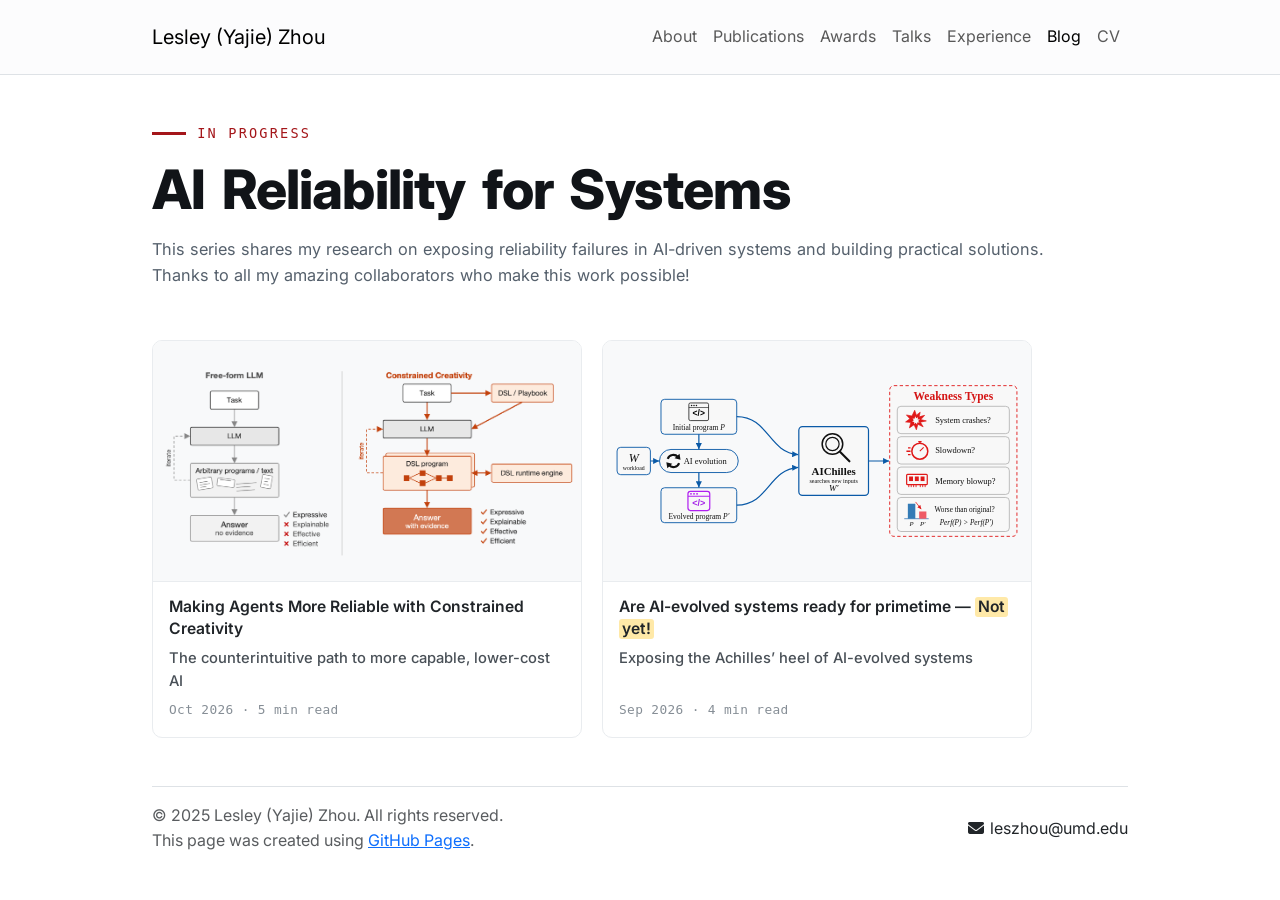
<file: blog/index.html>
<!doctype html>
<html lang="en">
  <head>
    <meta charset="utf-8">
    <meta name="viewport" content="width=device-width,initial-scale=1">
    <title>AI Reliability for Systems · Lesley (Yajie) Zhou</title>
    <meta name="description" content="AI Reliability for Systems — a blog by Lesley (Yajie) Zhou.">

    <link rel="icon" href="../images/Lh.png">
    <link rel="preconnect" href="https://fonts.googleapis.com">
    <link rel="preconnect" href="https://fonts.gstatic.com" crossorigin>
    <link href="https://fonts.googleapis.com/css2?family=Inter:ital,opsz,wght@0,14..32,100..900;1,14..32,100..900&display=swap" rel="stylesheet">

    <script async src="https://www.googletagmanager.com/gtag/js?id=UA-154639354-1"></script>
    <script>
      window.dataLayer = window.dataLayer || [];
      function gtag(){dataLayer.push(arguments);}
      gtag('js', new Date());
      gtag('config', 'UA-154639354-1');
    </script>

    <link href="https://cdn.jsdelivr.net/npm/bootstrap@5.3.3/dist/css/bootstrap.min.css" rel="stylesheet">
    <link href="https://cdnjs.cloudflare.com/ajax/libs/font-awesome/6.7.2/css/all.min.css" rel="stylesheet">
    <link href="blog.css" rel="stylesheet">
  </head>

  <body>
    <nav class="navbar navbar-expand-lg sticky-top bg-light-subtle border-bottom py-3">
      <div class="container">
        <a class="navbar-brand" href="../index.html">Lesley (Yajie) Zhou</a>
        <button class="navbar-toggler" type="button" data-bs-toggle="collapse" data-bs-target="#navbar-menu" aria-controls="navbar-menu" aria-expanded="false" aria-label="Toggle navigation">
          <span class="navbar-toggler-icon"></span>
        </button>
        <div id="navbar-menu" class="collapse navbar-collapse">
          <div class="navbar-nav ms-auto">
            <a class="nav-link" href="../index.html#about">About</a>
            <a class="nav-link" href="../index.html#publications">Publications</a>
            <a class="nav-link" href="../index.html#awards">Awards</a>
            <a class="nav-link" href="../index.html#talks">Talks</a>
            <a class="nav-link" href="../index.html#researches">Experience</a>
            <a class="nav-link active" aria-current="page" href="index.html">Blog</a>
            <a class="nav-link" href="../papers/Lesley_Research_CV.pdf">CV</a>
          </div>
        </div>
      </div>
    </nav>

    <div class="container mt-4">

      <!-- ====================================================================
           SERIES BANNER.
           While the series is the whole blog, it leads the page. Once there are
           posts outside it, move this block above a second "All posts" grid
           rather than letting it headline unrelated entries.
           ==================================================================== -->
      <section class="series-banner">
        <div class="series-eyebrow">In progress</div>
        <h1 class="series-title">AI Reliability for Systems</h1>
        <p class="series-standfirst">
          This series shares my research on exposing reliability failures in AI-driven systems and building practical solutions.<br>
          Thanks to all my amazing collaborators who make this work possible!
        </p>
      </section>

      <!-- ====================================================================
           POST LIST — newest first.
           To add a post: copy one <a class="post-card"> block, paste it at the
           TOP of this grid, and update href / thumb / kind / date / read time /
           title / dek. Nothing else in this file needs to change.
           ==================================================================== -->
      <div class="post-grid" id="post-grid">

        <a class="post-card" href="2026-10-07-making-agents-more-reliable-with-constrained-creativity.html">
          <div class="thumb is-contain"><img src="images/constrained-creativity/freeform-vs-cc.png"
                 alt="A free-form LLM iterates on arbitrary code and answers without evidence; with Constrained Creativity the LLM composes a DSL program run by a runtime engine and answers with evidence."></div>
          <div class="card-body">
            <h2 class="card-title">Making Agents More Reliable with Constrained Creativity</h2>
            <p class="card-dek">The counterintuitive path to more capable, lower-cost AI</p>
            <div class="kicker">
              <span>Oct 2026</span><span>&middot;</span>
              <span>5 min read</span>
            </div>
          </div>
        </a>

        <a class="post-card" href="2026-09-29-are-ai-evolved-systems-ready-for-primetime.html">
          <div class="thumb is-contain"><img src="images/aichilles-overview.svg"
                 alt="AI evolution turns program P into P′; AIChilles searches new inputs and exposes crashes, slowdowns, memory blowups, or P′ doing worse than P."></div>
          <div class="card-body">
            <h2 class="card-title">Are AI-evolved systems ready for primetime &mdash; <span class="flag">Not yet!</span></h2>
            <p class="card-dek">Exposing the Achilles&rsquo; heel of AI-evolved systems</p>
            <div class="kicker">
              <span>Sep 2026</span><span>&middot;</span>
              <span>4 min read</span>
            </div>
          </div>
        </a>

      </div>

    </div>

    <div class="container">
      <footer class="d-flex flex-wrap justify-content-between align-items-center py-3 mb-4 mt-5 border-top">
        <div>
          <span class="mb-3 text-body-secondary">&copy; 2025 Lesley (Yajie) Zhou. All rights reserved.</span>
          <br>
          <span class="text-body-secondary">This page was created using <a href="http://pages.github.com">GitHub Pages</a>.</span>
        </div>
        <div>
          <i class="fa-solid fa-envelope fa-fw"></i>
          leszhou@umd.edu
        </div>
      </footer>
    </div>

    <script src="https://cdn.jsdelivr.net/npm/bootstrap@5.3.3/dist/js/bootstrap.bundle.min.js"></script>
  </body>
</html>
</file>
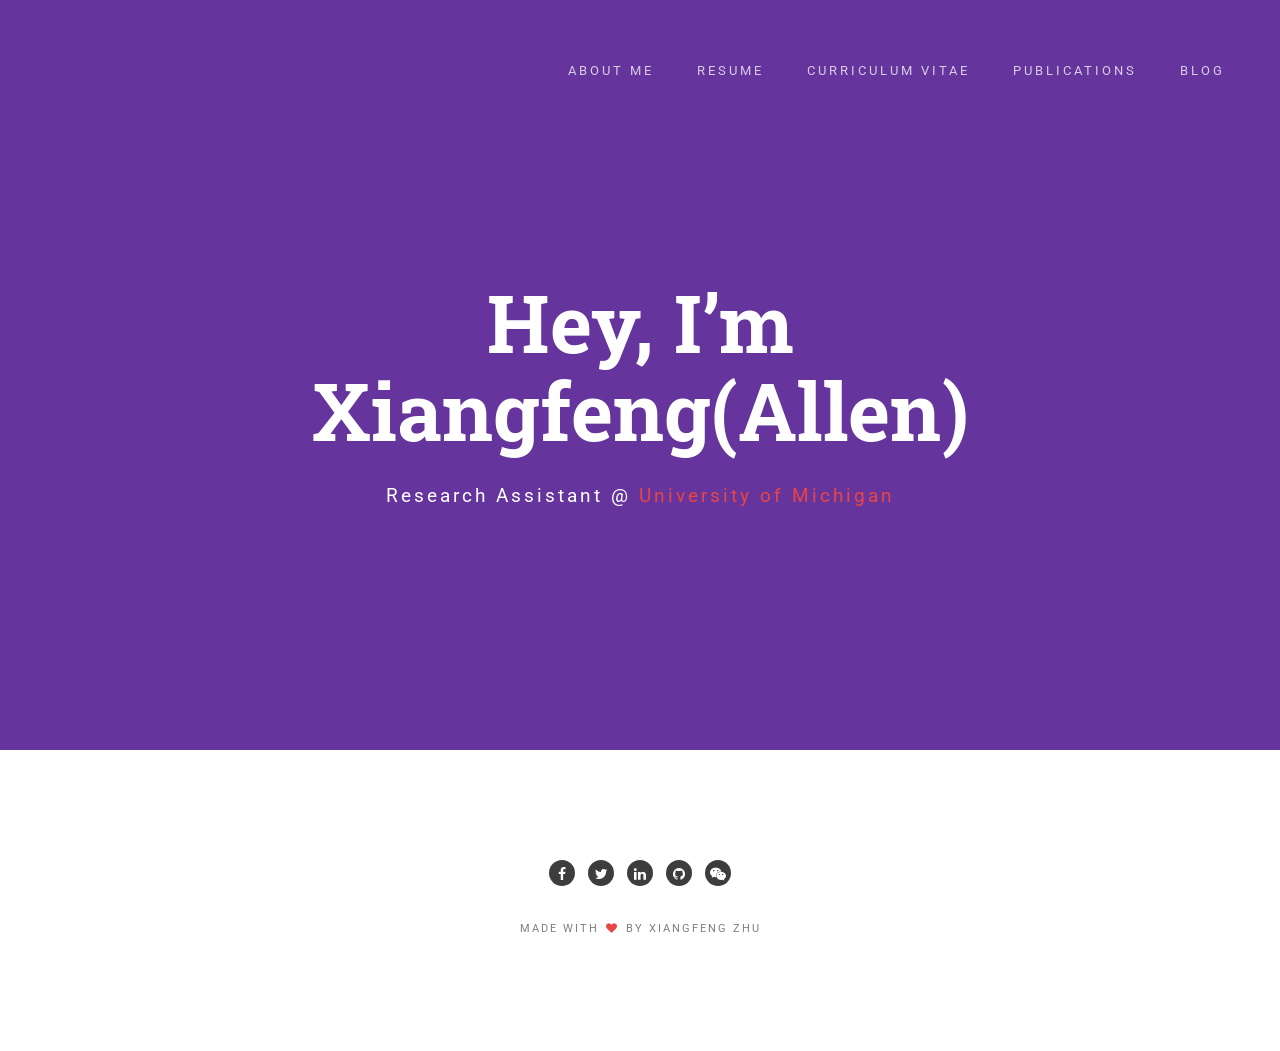
<file: old/index.html>
<!doctype html>
<!--[if lt IE 7]>      <html class="no-js lt-ie9 lt-ie8 lt-ie7" lang=""> <![endif]-->
<!--[if IE 7]>         <html class="no-js lt-ie9 lt-ie8" lang=""> <![endif]-->
<!--[if IE 8]>         <html class="no-js lt-ie9" lang=""> <![endif]-->
<!--[if gt IE 8]><!-->
<html class="no-js" lang="">
<!--<![endif]-->

<head>
<meta charset="utf-8">
<meta name="description" content="">
<meta name="viewport" content="width=device-width, initial-scale=1">
<title>Xiangfeng Zhu</title>
<link rel="stylesheet" href="css/bootstrap.min.css">
<link rel="stylesheet" href="css/jquery.fancybox.css">
<link rel="stylesheet" href="css/main.css">
<link rel="stylesheet" href="css/responsive.css">
<link rel="stylesheet" href="css/animate.min.css">
<link rel="stylesheet" href="https://maxcdn.bootstrapcdn.com/font-awesome/4.4.0/css/font-awesome.min.css">
</head>

<body>
<!-- header section -->
<section class="banner" role="banner">
  <header id="header"> 
    <!-- navigation section  -->
    <div class="header-content clearfix"></a>
      <nav class="navigation" role="navigation">
        <ul class="primary-nav">
          <li><a href="about.html">About Me</a></li>
          <li><a href="https://xzhu27.me/XiangfengZhuResume.pdf">Resume</a></li>
          <li><a href="https://xzhu27.me/cv.pdf">Curriculum Vitae</a></li>
          <li><a href="publication.html">Publications</a></li>
          <li><a href="https://xzhu0027.gitbook.io/blog/">Blog</a></li>
        </ul>
      </nav>
      <a href="#" class="nav-toggle">Menu<span></span></a> </div>
    <!-- navigation section  --> 
  </header>
  
  <!-- banner text -->
  <div class="container">
    <div class="col-md-10 col-md-offset-1">
      <div class="banner-text text-center">
        <h1>Hey, I’m Xiangfeng(Allen)</h1>
        <p>Research Assistant @ <a href="https://www.mosharaf.com/group/">University of Michigan</a>
        </p>
        <!-- banner text --> 
      </div>
    </div>
  </div>
</section>
<!-- footer -->
<footer class="section footer">
  <div class="footer-bottom">
    <div class="container">
      <div class="col-md-12">
      	<p>
        <ul class="footer-share">
          <li><a href="https://www.facebook.com/allen.zhu.963871"><i class="fa fa-facebook"></i></a></li>
          <li><a href="https://twitter.com/xiangfeng_zhu"><i class="fa fa-twitter"></i></a></li>
          <li><a href="https://www.linkedin.com/in/xiangfeng-allen-zhu-bba37a133/"><i class="fa fa-linkedin"></i></a></li>
          <li><a href="https://github.com/Romero027"><i class="fa fa-github"></i></a></li>
          <li><a href="#"><i class="fa fa-weixin"></i></a></li>
        </ul>
        </p>
        <p><br>
          Made with <i class="fa fa-heart pulse"></i> by Xiangfeng Zhu</p>
      </div>
    </div>
  </div>
</footer>
<!-- footer --> 

<!-- JS FILES --> 
<script src="https://ajax.googleapis.com/ajax/libs/jquery/1.11.3/jquery.min.js"></script> 
<script src="js/bootstrap.min.js"></script> 
<script src="js/jquery.fancybox.pack.js"></script> 
<script src="js/jquery.waypoints.min.js"></script> 
<script src="js/retina.min.js"></script> 
<script src="js/modernizr.js"></script> 
<script src="js/main.js"></script>
</body>
</html>
</file>
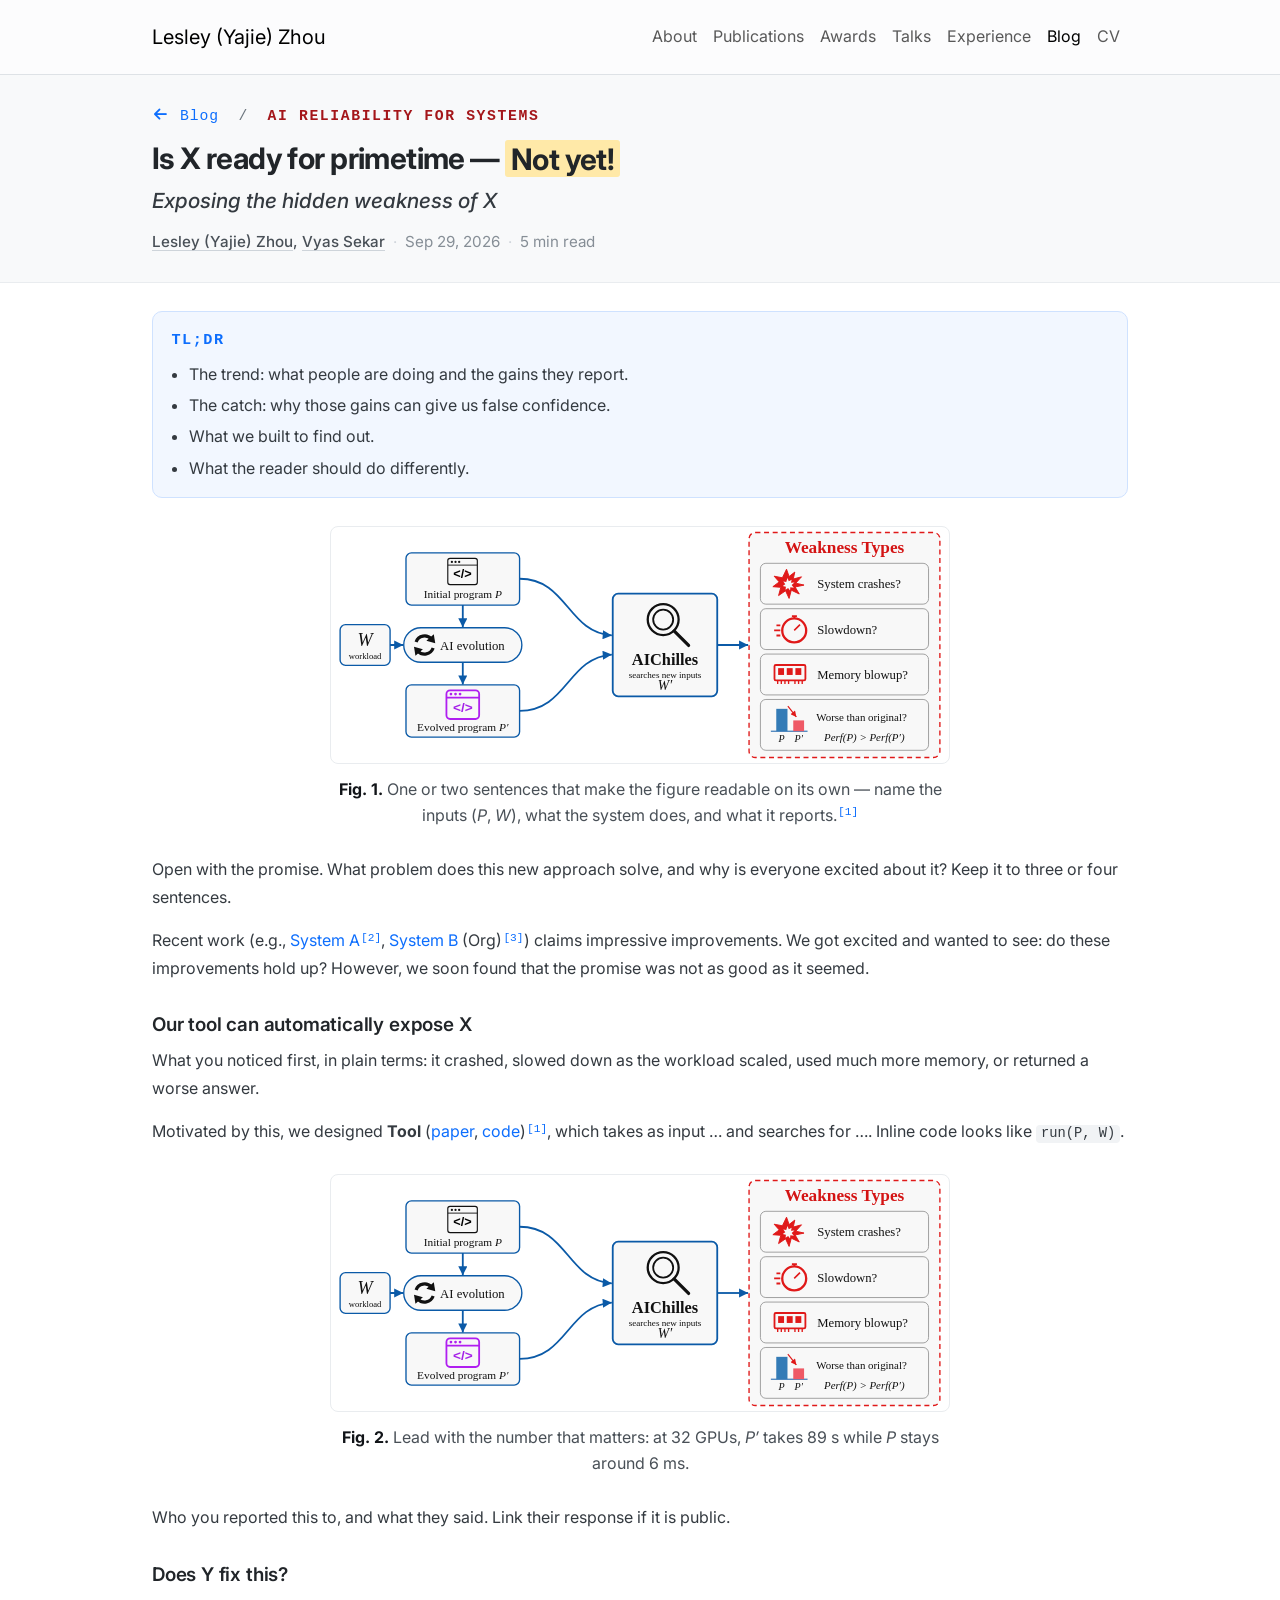
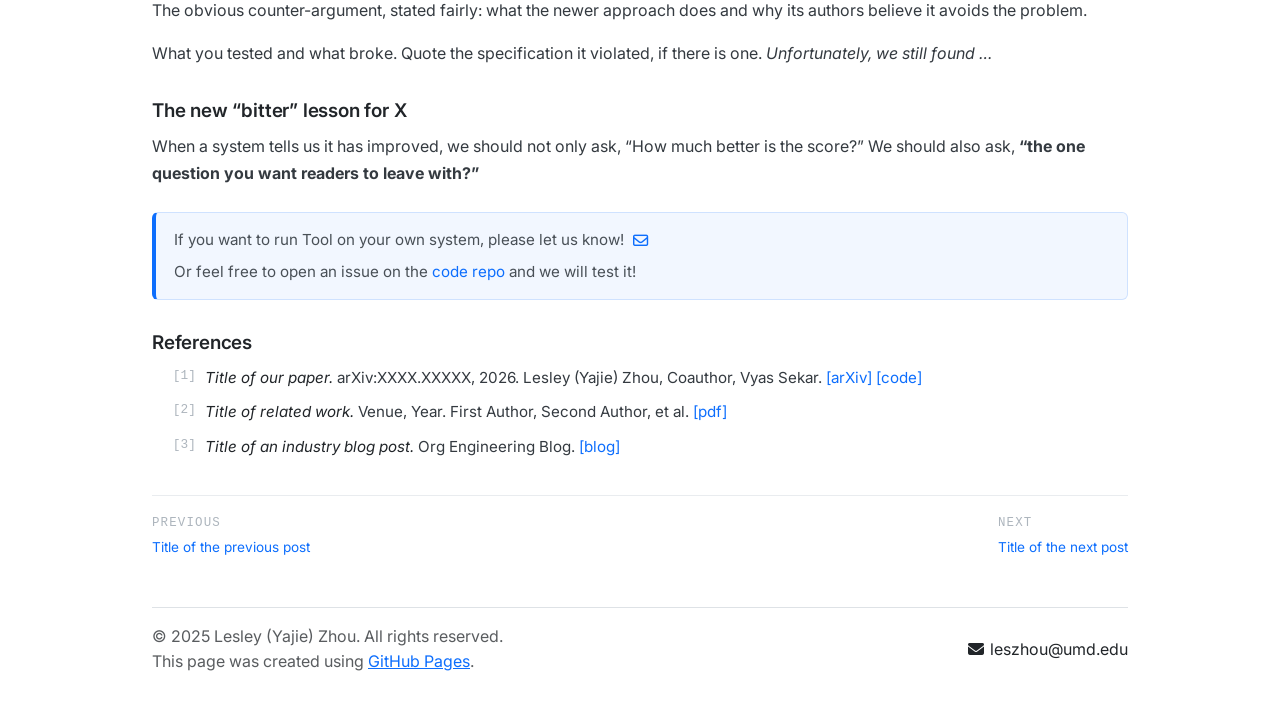
<file: blog/template.html>
<!doctype html>
<html lang="en">
  <head>
    <meta charset="utf-8">
    <meta name="viewport" content="width=device-width,initial-scale=1">

    <!-- ============ EDIT THESE FOUR LINES FOR EVERY NEW POST ============ -->
    <title>Post title &mdash; Not yet! &middot; Lesley (Yajie) Zhou</title>
    <meta name="description" content="Two sentences: what you looked at, and what turned out to be true. This is what Google and the link preview show.">
    <meta property="og:title" content="Post title &mdash; Not yet!">
    <meta property="og:image" content="https://lesleychou.github.io/images/aichilles.png">
    <!-- ================================================================== -->

    <link rel="icon" href="../images/Lh.png">
    <link rel="preconnect" href="https://fonts.googleapis.com">
    <link rel="preconnect" href="https://fonts.gstatic.com" crossorigin>
    <link href="https://fonts.googleapis.com/css2?family=Inter:ital,opsz,wght@0,14..32,100..900;1,14..32,100..900&display=swap" rel="stylesheet">

    <script async src="https://www.googletagmanager.com/gtag/js?id=UA-154639354-1"></script>
    <script>
      window.dataLayer = window.dataLayer || [];
      function gtag(){dataLayer.push(arguments);}
      gtag('js', new Date());
      gtag('config', 'UA-154639354-1');
    </script>

    <link href="https://cdn.jsdelivr.net/npm/bootstrap@5.3.3/dist/css/bootstrap.min.css" rel="stylesheet">
    <link href="https://cdnjs.cloudflare.com/ajax/libs/font-awesome/6.7.2/css/all.min.css" rel="stylesheet">
    <link href="blog.css" rel="stylesheet">
  </head>

  <body>
    <!-- ===================== NAVBAR — never edit ===================== -->
    <nav class="navbar navbar-expand-lg sticky-top bg-light-subtle border-bottom py-3">
      <div class="container">
        <a class="navbar-brand" href="../index.html">Lesley (Yajie) Zhou</a>
        <button class="navbar-toggler" type="button" data-bs-toggle="collapse" data-bs-target="#navbar-menu" aria-controls="navbar-menu" aria-expanded="false" aria-label="Toggle navigation">
          <span class="navbar-toggler-icon"></span>
        </button>
        <div id="navbar-menu" class="collapse navbar-collapse">
          <div class="navbar-nav ms-auto">
            <a class="nav-link" href="../index.html#about">About</a>
            <a class="nav-link" href="../index.html#publications">Publications</a>
            <a class="nav-link" href="../index.html#awards">Awards</a>
            <a class="nav-link" href="../index.html#talks">Talks</a>
            <a class="nav-link" href="../index.html#researches">Experience</a>
            <a class="nav-link active" aria-current="page" href="index.html">Blog</a>
            <a class="nav-link" href="../papers/Lesley_Research_CV.pdf">CV</a>
          </div>
        </div>
      </div>
    </nav>

    <!-- ===================== HERO — edit every field ===================== -->
    <header class="post-hero">
      <div class="container">
        <div class="post-kicker">
          <a href="index.html"><i class="fa-solid fa-arrow-left fa-fw"></i> Blog</a> &nbsp;/&nbsp;
          <span class="series">AI Reliability for Systems</span>
        </div>

        <!-- A question, then the answer. "Are X ready for primetime — Not yet!" -->
        <h1 class="post-title">Is X ready for primetime &mdash; <span class="flag">Not yet!</span></h1>

        <!-- Subtitle: the one-line hook, in italics under the title. -->
        <p class="post-subtitle">Exposing the hidden weakness of X</p>

        <!-- Authors first, then date and read time. Link each name to a homepage. -->
        <div class="post-byline">
          <span class="post-authors">
            <a href="https://lesleychou.github.io/">Lesley (Yajie) Zhou</a>,
            <a href="https://users.ece.cmu.edu/~vsekar/">Vyas Sekar</a>
          </span>
          <span class="sep">&middot;</span>
          <span>Sep 29, 2026</span>
          <span class="sep">&middot;</span>
          <span>5 min read</span>
        </div>
      </div>
    </header>

    <div class="container">

      <!-- ===== TL;DR — 3-4 bullets: the trend, the catch, what we built, the ask ===== -->
      <div class="tldr">
        <b>TL;DR</b>
        <ul>
          <li>The trend: what people are doing and the gains they report.</li>
          <li>The catch: why those gains can give us false confidence.</li>
          <li>What we built to find out.</li>
          <li>What the reader should do differently.</li>
        </ul>
      </div>

      <!-- ===== FIG. 1 — the overview figure; the caption cites the paper ===== -->
      <figure class="post-fig is-narrow">
        <img src="images/aichilles-overview.svg" alt="Describe what the figure shows, for screen readers and for when the image fails to load.">
        <figcaption>
          <b>Fig. 1.</b> One or two sentences that make the figure readable on its own &mdash;
          name the inputs (<em>P</em>, <em>W</em>), what the system does, and what it
          reports.<sup class="cite"><a href="#ref-1">[1]</a></sup>
        </figcaption>
      </figure>

      <!-- ===== BODY ===== -->
      <article class="post-body">

        <!-- Intro: no heading. Paragraph 1 is the promise; paragraph 2 surveys the
             field (name + link + citation), then turns: "the promise was not as
             good as it seemed." -->
        <p>
          Open with the promise. What problem does this new approach solve, and why is
          everyone excited about it? Keep it to three or four sentences.
        </p>
        <p>
          Recent work (e.g., <a href="#!">System A</a><sup class="cite"><a href="#ref-2">[2]</a></sup>,
          <a href="#!">System B</a> (Org)<sup class="cite"><a href="#ref-3">[3]</a></sup>)
          claims impressive improvements. We got excited and wanted to see: do these
          improvements hold up? However, we soon found that the promise was not as good as
          it seemed.
        </p>

        <!-- Section headings are claims or questions, not topics. -->
        <h2 id="finding">Our tool can automatically expose X</h2>
        <p>
          What you noticed first, in plain terms: it crashed, slowed down as the workload
          scaled, used much more memory, or returned a worse answer.
        </p>
        <p>
          Motivated by this, we designed <strong>Tool</strong>
          (<a href="#!">paper</a>, <a href="#!">code</a>)<sup class="cite"><a href="#ref-1">[1]</a></sup>,
          which takes as input &hellip; and searches for &hellip;. Inline code looks like
          <code>run(P, W)</code>.
        </p>

        <figure class="post-fig is-narrow">
          <img src="images/aichilles-overview.svg" alt="Describe the figure.">
          <figcaption>
            <b>Fig. 2.</b> Lead with the number that matters: at 32 GPUs, <em>P&prime;</em>
            takes 89&nbsp;s while <em>P</em> stays around 6&nbsp;ms.
          </figcaption>
        </figure>

        <p>
          Who you reported this to, and what they said. Link their response if it is public.
        </p>

        <h2 id="does-y-fix-it">Does Y fix this?</h2>
        <p>
          The obvious counter-argument, stated fairly: what the newer approach does and why
          its authors believe it avoids the problem.
        </p>
        <p>
          What you tested and what broke. Quote the specification it violated, if there is
          one. <em>Unfortunately, we still found &hellip;</em>
        </p>

        <h2 id="lesson">The new &ldquo;bitter&rdquo; lesson for X</h2>
        <p>
          When a system tells us it has improved, we should not only ask, &ldquo;How much
          better is the score?&rdquo; We should also ask, <strong>&ldquo;the one question
          you want readers to leave with?&rdquo;</strong>
        </p>

        <!-- ===== CONTACT CALLOUT — the call to action. The email is assembled
             on click (see the script at the bottom), so it is never in the HTML. ===== -->
        <div class="callout cta">
          <p>
            If you want to run Tool on your own system, please let us know!
            <button type="button" class="copy-email" data-u="leszhou" data-d="umd.edu" aria-label="Copy email address" title="Copy email address"><i class="fa-regular fa-envelope"></i><span class="copy-email-tip" role="status"></span></button>
          </p>
          <p>Or feel free to open an issue on the <a href="#!">code repo</a> and we will test it!</p>
        </div>

        <!-- ===== REFERENCES — Title. Venue, Year. Authors. [links] ===== -->
        <h2 id="references">References</h2>
        <ol class="ref-list">
          <li id="ref-1">
            <em>Title of our paper.</em> arXiv:XXXX.XXXXX, 2026. Lesley (Yajie) Zhou, Coauthor, Vyas Sekar.
            <a href="#!">[arXiv]</a> <a href="#!">[code]</a>
          </li>
          <li id="ref-2">
            <em>Title of related work.</em> Venue, Year. First Author, Second Author, et al.
            <a href="#!">[pdf]</a>
          </li>
          <li id="ref-3">
            <em>Title of an industry blog post.</em> Org Engineering Blog. <a href="#!">[blog]</a>
          </li>
        </ol>

      </article>

      <!-- ===== PREV / NEXT — optional; delete either <div> if there is none ===== -->
      <nav class="post-nav">
        <div>
          <span>Previous</span>
          <a href="#!">Title of the previous post</a>
        </div>
        <div>
          <span>Next</span>
          <a href="#!">Title of the next post</a>
        </div>
      </nav>
    </div>

    <div class="container">
      <footer class="d-flex flex-wrap justify-content-between align-items-center py-3 mb-4 mt-5 border-top">
        <div>
          <span class="mb-3 text-body-secondary">&copy; 2025 Lesley (Yajie) Zhou. All rights reserved.</span>
          <br>
          <span class="text-body-secondary">This page was created using <a href="http://pages.github.com">GitHub Pages</a>.</span>
        </div>
        <div>
          <i class="fa-solid fa-envelope fa-fw"></i>
          leszhou@umd.edu
        </div>
      </footer>
    </div>

    <script src="https://cdn.jsdelivr.net/npm/bootstrap@5.3.3/dist/js/bootstrap.bundle.min.js"></script>
    <script>
      // Copy-email button (.copy-email with data-u / data-d): the address is only
      // assembled on click, so it never appears whole in the callout.
      (function () {
        document.addEventListener('click', function (e) {
          var b = e.target.closest('.copy-email');
          if (!b) { return; }
          var addr = b.dataset.u + '@' + b.dataset.d;
          var tip = b.querySelector('.copy-email-tip');
          function done(msg) {
            if (!tip) { return; }
            tip.textContent = msg;
            tip.classList.add('show');
            clearTimeout(b._t);
            b._t = setTimeout(function () { tip.classList.remove('show'); }, 1600);
          }
          function fallback() {
            var t = document.createElement('textarea');
            t.value = addr;
            t.setAttribute('readonly', '');
            t.style.position = 'fixed';
            t.style.opacity = '0';
            document.body.appendChild(t);
            t.select();
            var ok = false;
            try { ok = document.execCommand('copy'); } catch (x) {}
            t.remove();
            done(ok ? 'Email copied' : 'Copy failed');
          }
          if (navigator.clipboard && window.isSecureContext) {
            navigator.clipboard.writeText(addr).then(function () { done('Email copied'); }, fallback);
          } else {
            fallback();
          }
        });
      })();
    </script>
  </body>
</html>
</file>
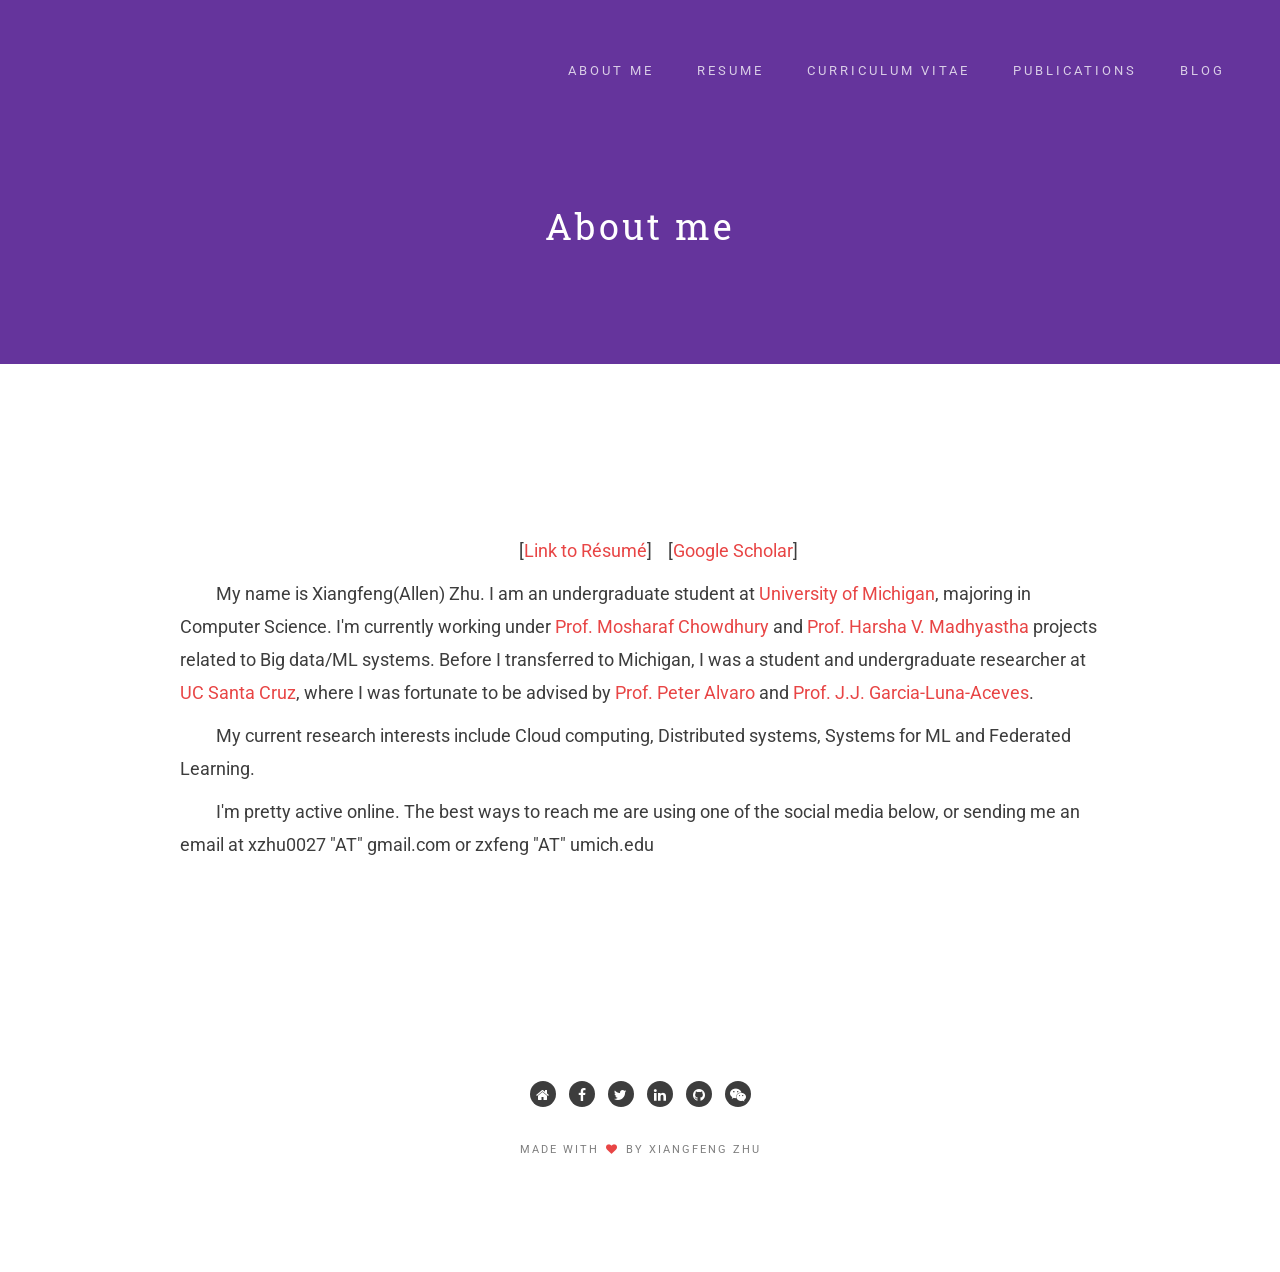
<file: old/about.html>
<!doctype html>
<!--[if lt IE 7]>      <html class="no-js lt-ie9 lt-ie8 lt-ie7" lang=""> <![endif]-->
<!--[if IE 7]>         <html class="no-js lt-ie9 lt-ie8" lang=""> <![endif]-->
<!--[if IE 8]>         <html class="no-js lt-ie9" lang=""> <![endif]-->
<!--[if gt IE 8]><!-->
<html class="no-js" lang="">
<!--<![endif]-->

<head>
<meta charset="utf-8">
<meta name="description" content="">
<meta name="viewport" content="width=device-width, initial-scale=1">
<title>About Xiangfeng(Allen) Zhu</title>
<link rel="stylesheet" href="css/bootstrap.min.css">
<link rel="stylesheet" href="css/jquery.fancybox.css">
<link rel="stylesheet" href="css/main.css">
<link rel="stylesheet" href="css/responsive.css">
<link rel="stylesheet" href="css/animate.min.css">
<link rel="stylesheet" href="https://maxcdn.bootstrapcdn.com/font-awesome/4.4.0/css/font-awesome.min.css">
</head>

<body>
<!-- header section -->
<section class="innerbanner" role="banner">
  <header id="header"> 
    <!-- navigation section  -->
    <div class="header-content clearfix"></a>
      <nav class="navigation" role="navigation">
        <ul class="primary-nav">
          <li><a href="about.html">About Me</a></li>
          <li><a href="https://xzhu27.me/XiangfengZhuResume.pdf">Resume</a></li>
          <li><a href="https://xzhu27.me/cv.pdf">Curriculum Vitae</a></li>
          <li><a href="publication.html">Publications</a></li>
          <li><a href="https://xzhu0027.gitbook.io/blog/">Blog</a></li>
        </ul>
      </nav>
      <a href="#" class="nav-toggle">Menu<span></span></a> </div>
    <!-- navigation section  --> 
  </header>
  
  <!-- banner text -->
  <div class="container">
    <div class="col-md-10 col-md-offset-1">
      <div class="innerbanner-text text-center">
        <p>About me</p>
        <!-- banner text --> 
      </div>
    </div>
  </div>
</section>
<!-- header section --> 
<!-- description text section -->
<section id="inner-description" class="section inner-description">
  <div class="container">
    <div class="col-md-10 col-md-offset-1 text-center"> 
    	<!-- <img src="https://xzhu27.me/xzhu.jpg" alt="Xiangfeng Zhu" style="max-height: 100%; height: auto"> -->
      <p></p>
    </div>
    <div class="col-md-10 col-md-offset-1 space">
    <p align="center" style="text-indent: 2em">[<a href="http://xzhu27.me/XiangfengZhuResume.pdf">Link to Résumé</a>]   &nbsp;&nbsp;    [<a href="https://scholar.google.com/citations?hl=en&user=wznwkEUAAAAJ&authuser=3&scilu=&scisig=AMD79ooAAAAAXETAtVYN19zGsQ3Yd7S09HICajicDIty&gmla=AJsN-F4ejezDECVTuJ0LuabpZqpBhylfG1WpUdh_WIlnqa_Cpznx7qca_PjvMppCMwyrUwYNqT491LvnlRTWdd7d1VtY05AlYpH68XdUOzCcr56Y9VCaIqc&sciund=4167052378936936108">Google Scholar</a>]</p>
    <p style="text-indent: 2em">
      My name is  Xiangfeng(Allen) Zhu. I am an undergraduate student at <a href="http://umich.edu/">University of Michigan</a>, majoring in 
      Computer Science. I'm currently working under <a href="https://www.mosharaf.com/">Prof. Mosharaf Chowdhury</a> and <a href="https://web.eecs.umich.edu/~harshavm/">Prof. Harsha V. Madhyastha</a> projects related to Big data/ML systems. Before I transferred to Michigan, I was a student and undergraduate researcher at <a href="https://www.ucsc.edu/">UC Santa Cruz</a>, 
      where I was fortunate to be advised by <a href="https://people.ucsc.edu/~palvaro/">Prof. Peter Alvaro</a> and <a href="https://users.soe.ucsc.edu/~jj/">Prof. J.J. Garcia-Luna-Aceves</a>.
    </p>
    <p style="text-indent: 2em">My current research interests include Cloud computing, Distributed systems, Systems for ML and Federated Learning.</p>
    <p style="text-indent: 2em">I'm pretty active online. The best ways to reach me are using one of the social media below, or sending me an email at xzhu0027 "AT" gmail.com or zxfeng "AT" umich.edu</p>
    </div>
  </div>
</section>

<!-- description text section --> 
<footer class="section footer">
  <div class="footer-bottom">
    <div class="container">
      <div class="col-md-12">
      	<p>
        <ul class="footer-share">
          <li><a href="index.html"><i class="fa fa-home"></i></a></li>
          <li><a href="https://www.facebook.com/allen.zhu.963871"><i class="fa fa-facebook"></i></a></li>
          <li><a href="https://twitter.com/xiangfeng_zhu"><i class="fa fa-twitter"></i></a></li>
          <li><a href="https://www.linkedin.com/in/xiangfeng-allen-zhu-bba37a133/"><i class="fa fa-linkedin"></i></a></li>
          <li><a href="https://github.com/Romero027"><i class="fa fa-github"></i></a></li>
          <!-- <li><a href="https://scholar.google.com/citations?hl=en&user=6OwgXnMAAAAJ"><i class="fas fa-user-circle"></i></a></li> -->
          <li><a href="#"><i class="fa fa-weixin"></i></a></li>
        </ul>
        </p>
        <p><br>
          Made with <i class="fa fa-heart pulse"></i> by Xiangfeng Zhu</p>
      </div>
    </div>
  </div>
</footer>
<script src="https://ajax.googleapis.com/ajax/libs/jquery/1.11.3/jquery.min.js"></script> 
<script src="js/bootstrap.min.js"></script> 
<script src="js/jquery.fancybox.pack.js"></script> 
<script src="js/jquery.waypoints.min.js"></script> 
<script src="js/retina.min.js"></script> 
<script src="js/modernizr.js"></script> 
<script src="js/main.js"></script>
</body>
</html>
</file>
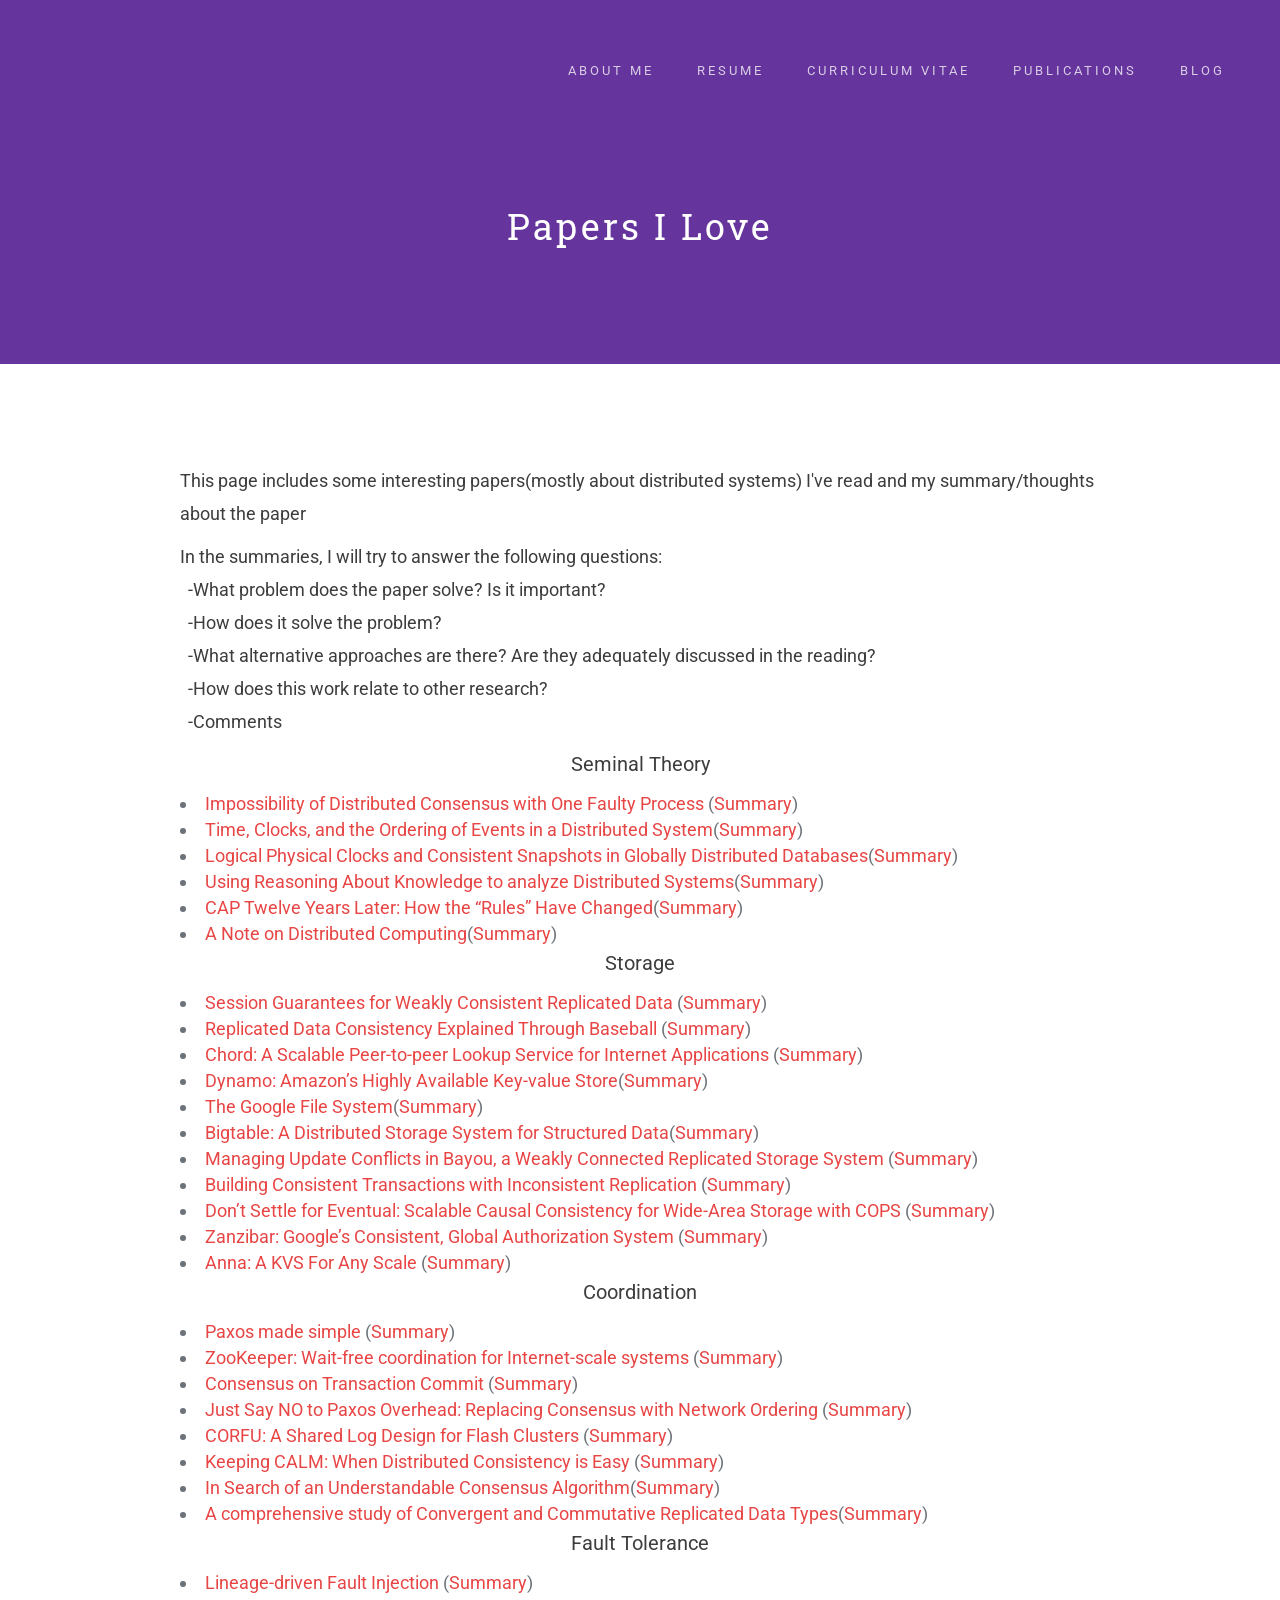
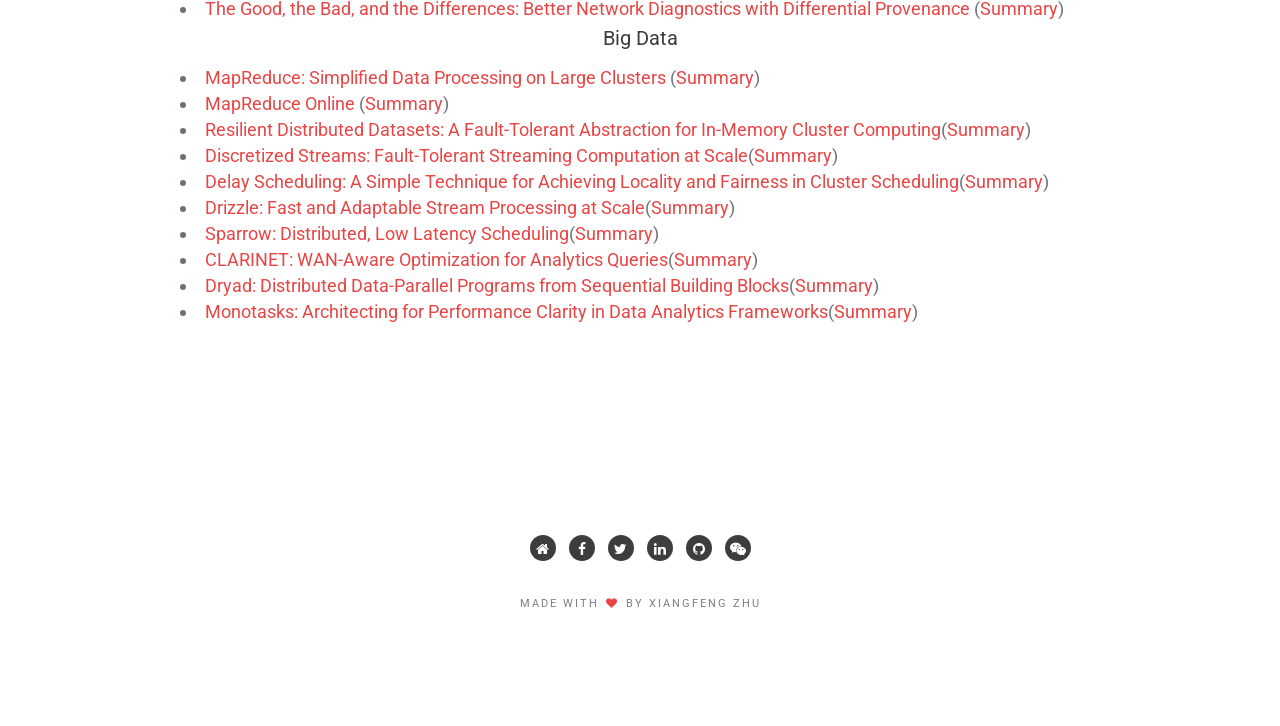
<file: old/papers.html>
<!doctype html>
<!--[if lt IE 7]>      <html class="no-js lt-ie9 lt-ie8 lt-ie7" lang=""> <![endif]-->
<!--[if IE 7]>         <html class="no-js lt-ie9 lt-ie8" lang=""> <![endif]-->
<!--[if IE 8]>         <html class="no-js lt-ie9" lang=""> <![endif]-->
<!--[if gt IE 8]><!-->
<html class="no-js" lang="">
<!--<![endif]-->

<head>
<meta charset="utf-8">
<meta name="description" content="">
<meta name="viewport" content="width=device-width, initial-scale=1">
<title>Papers</title>
<link rel="stylesheet" href="css/bootstrap.min.css">
<link rel="stylesheet" href="css/jquery.fancybox.css">
<link rel="stylesheet" href="css/main.css">
<link rel="stylesheet" href="css/responsive.css">
<link rel="stylesheet" href="css/animate.min.css">
<link rel="stylesheet" href="https://maxcdn.bootstrapcdn.com/font-awesome/4.4.0/css/font-awesome.min.css">
</head>

<body>
<!-- header section -->
<section class="innerbanner" role="banner">
  <header id="header"> 
    <!-- navigation section  -->
    <div class="header-content clearfix"></a>
      <nav class="navigation" role="navigation">
        <ul class="primary-nav">
          <li><a href="about.html">About Me</a></li>
          <li><a href="https://xzhu27.me/XiangfengZhuResume.pdf">Resume</a></li>
          <li><a href="https://xzhu27.me/cv.pdf">Curriculum Vitae</a></li>
          <li><a href="publication.html">Publications</a></li>
          <li><a href="https://xzhu0027.gitbook.io/blog/">Blog</a></li>
        </ul>
      </nav>
      <a href="#" class="nav-toggle">Menu<span></span></a> </div>
    <!-- navigation section  --> 
  </header>
  
  <!-- banner text -->
  <div class="container">
    <div class="col-md-10 col-md-offset-1">
      <div class="innerbanner-text text-center">
        <p>Papers I Love</p>
        <!-- banner text --> 
      </div>
    </div>
  </div>
</section>
<!-- header section --> 
<!-- description text section -->
<section id="inner-description" class="section inner-description">
  <div class="container">
    <div class="col-md-10 col-md-offset-1"> 
        <p style="font-size:130%;">This page includes some interesting papers(mostly about distributed systems) I've read and my summary/thoughts about the paper</p>
        <p style="font-size:130%;">In the summaries, I will try to answer the following questions:<br>
          &nbsp;&nbsp;-What problem does the paper solve? Is it important?<br>
          &nbsp;&nbsp;-How does it solve the problem?<br>
          &nbsp;&nbsp;-What alternative approaches are there? Are they adequately discussed in the reading?<br>
          &nbsp;&nbsp;-How does this work relate to other research?<br>
          &nbsp;&nbsp;-Comments</p>
    </div>
    <div class="col-md-10 col-md-offset-1 text-center"> 
      <p style="font-size:140%">Seminal Theory</p>
    </div>
    <div class="col-md-10 col-md-offset-1">
      <li style="font-size:130%;" ><a href="https://groups.csail.mit.edu/tds/papers/Lynch/jacm85.pdf">Impossibility of Distributed Consensus with One Faulty Process</a> (<a href="http://xzhu27.me/summaries/FLP.txt">Summary</a>)</li>
      <li style="font-size:130%;" ><a href="http://amturing.acm.org/p558-lamport.pdf">Time, Clocks, and the Ordering of Events in a Distributed System</a>(<a href="http://xzhu27.me/summaries/time.txt">Summary</a>)</li>
      <li style="font-size:130%;" ><a href="https://cse.buffalo.edu/tech-reports/2014-04.pdf">Logical Physical Clocks and Consistent Snapshots in Globally Distributed Databases</a>(<a href="http://xzhu27.me/summaries/HLC.txt">Summary</a>)</li>
      <li style="font-size:130%;" ><a href="https://www.cs.cornell.edu/home/halpern/papers/UsingRAK.pdf">Using Reasoning About Knowledge to analyze Distributed Systems</a>(<a href="http://xzhu27.me/summaries/knowledge.txt">Summary</a>)</li>
      <li style="font-size:130%;" ><a href="https://scholar.google.com/scholar?cluster=17642052422667212790">CAP Twelve Years Later: How the “Rules” Have Changed</a>(<a href="http://xzhu27.me/summaries/knowledge.txt">Summary</a>)</li>
      <li style="font-size:130%;" ><a href="http://citeseerx.ist.psu.edu/viewdoc/summary?doi=10.1.1.41.7628">A Note on Distributed Computing</a>(<a href="https://medium.com/paper-readings/a-note-on-distributed-computing-e27525f1123">Summary</a>)</li>
    </div>
    <div class="col-md-10 col-md-offset-1 text-center"> 
      <p style="font-size:140%">Storage</p>
    </div>
    <div class="col-md-10 col-md-offset-1">
      <li style="font-size:130%;" ><a href="http://www.cs.utexas.edu/~lorenzo/corsi/cs380d/papers/SessionGuaranteesBayou.pdf">Session Guarantees for Weakly Consistent Replicated Data</a> (<a href="http://xzhu27.me/summaries/session.txt">Summary</a>)</li>
      <li style="font-size:130%;" ><a href="https://www.microsoft.com/en-us/research/wp-content/uploads/2011/10/ConsistencyAndBaseballReport.pdf">Replicated Data Consistency Explained Through Baseball</a> (<a href="http://xzhu27.me/summaries/session.txt">Summary</a>)</li>
      <li style="font-size:130%;" ><a href="https://pdos.csail.mit.edu/papers/chord:sigcomm01/chord_sigcomm.pdf">Chord: A Scalable Peer-to-peer Lookup Service for Internet Applications</a> (<a href="http://xzhu27.me/summaries/chord.txt">Summary</a>)</li>
      <li style="font-size:130%;" ><a href="http://www.allthingsdistributed.com/files/amazon-dynamo-sosp2007.pdf">Dynamo: Amazon’s Highly Available Key-value Store</a>(<a href="http://xzhu27.me/summaries/dynamo.txt">Summary</a>)</li>
      <li style="font-size:130%;" ><a href="https://static.googleusercontent.com/media/research.google.com/en//archive/gfs-sosp2003.pdf">The Google File System</a>(<a href="http://xzhu27.me/summaries/GFS.txt">Summary</a>)</li>
      <li style="font-size:130%;" ><a href="https://static.googleusercontent.com/media/research.google.com/en//archive/bigtable-osdi06.pdf">Bigtable: A Distributed Storage System for Structured Data</a>(<a href="http://xzhu27.me/summaries/bigtable.txt">Summary</a>)</li>
      <li style="font-size:130%;" ><a href="http://db.cs.berkeley.edu/cs286/papers/bayou-sosp1995.pdf">Managing Update Conflicts in Bayou, a Weakly Connected Replicated Storage System</a> (<a href="http://xzhu27.me/summaries/bayou.txt">Summary</a>)</li>
      <li style="font-size:130%;" ><a href="https://syslab.cs.washington.edu/papers/tapir-tr14.pdf">Building Consistent Transactions with Inconsistent Replication</a> (<a href="http://xzhu27.me/summaries/tapir.txt">Summary</a>)</li>
      <li style="font-size:130%;" ><a href="https://www.cs.cmu.edu/~dga/papers/cops-sosp2011.pdf">Don’t Settle for Eventual: Scalable Causal Consistency for Wide-Area Storage with COPS</a> (<a href="http://xzhu27.me/summaries/cops.txt">Summary</a>)</li>
      <li style="font-size:130%;" ><a href="https://storage.googleapis.com/pub-tools-public-publication-data/pdf/0749e1e54ded70f54e1f646cd440a5a523c69164.pdf">Zanzibar: Google’s Consistent, Global Authorization System</a> (<a href="http://xzhu27.me/summaries/zanzibar.txt">Summary</a>)</li>
      <li style="font-size:130%;" ><a href="http://db.cs.berkeley.edu/jmh/papers/anna_ieee18.pdf">Anna: A KVS For Any Scale</a> (<a href="http://xzhu27.me/summaries/anna.txt">Summary</a>)</li>
    </div>
    <div class="col-md-10 col-md-offset-1 text-center"> 
        <p style="font-size:140%">Coordination</p>
      </div>
      <div class="col-md-10 col-md-offset-1">
        <li style="font-size:130%;" ><a href="http://research.microsoft.com/en-us/um/people/lamport/pubs/paxos-simple.pdf">Paxos made simple</a> (<a href="http://xzhu27.me/summaries/paxos.txt">Summary</a>)</li>
        <li style="font-size:130%;" ><a href="https://www.usenix.org/legacy/event/atc10/tech/full_papers/Hunt.pdf">ZooKeeper: Wait-free coordination for Internet-scale systems</a> (<a href="http://xzhu27.me/summaries/zookeeper.txt">Summary</a>)</li>

        <li style="font-size:130%;" ><a href="https://lamport.azurewebsites.net/video/consensus-on-transaction-commit.pdf">Consensus on Transaction Commit</a> (<a href="http://xzhu27.me/summaries/2PL+Paxos.txt">Summary</a>)</li>
        <li style="font-size:130%;" ><a href="https://www.usenix.org/system/files/conference/osdi16/osdi16-li.pdf">Just Say NO to Paxos Overhead: Replacing Consensus with Network Ordering</a> (<a href="http://xzhu27.me/summaries/noPaxos.txt">Summary</a>)</li>
        <li style="font-size:130%;" ><a href="http://www.cs.yale.edu/homes/mahesh/papers/corfumain-final.pdf">CORFU: A Shared Log Design for Flash Clusters</a> (<a href="http://xzhu27.me/summaries/corfu.txt">Summary</a>)</li>
        <li style="font-size:130%;" ><a href="https://arxiv.org/abs/1901.01930">Keeping CALM: When Distributed Consistency is Easy</a> (<a href="http://xzhu27.me/summaries/calm.txt">Summary</a>)</li>
        <li style="font-size:130%;" ><a href="https://ramcloud.stanford.edu/wiki/download/attachments/11370504/raft.pdf">In Search of an Understandable Consensus Algorithm</a>(<a href="http://xzhu27.me/summaries/raft.txt">Summary</a>)</li>
        <li style="font-size:130%;" ><a href="https://hal.inria.fr/inria-00555588/document">A comprehensive study of Convergent and Commutative Replicated Data Types</a>(<a href="http://xzhu27.me/summaries/crdt.txt">Summary</a>)</li>
      </div>
      <div class="col-md-10 col-md-offset-1 text-center"> 
          <p style="font-size:140%">Fault Tolerance</p>
        </div>
        <div class="col-md-10 col-md-offset-1">
          <li style="font-size:130%;" ><a href="https://people.eecs.berkeley.edu/~palvaro/molly.pdf">Lineage-driven Fault Injection</a> (<a href="http://xzhu27.me/summaries/LDFI.txt">Summary</a>)</li>
          <li style="font-size:130%;" ><a href="https://www.cs.rice.edu/~angchen/papers/sigcomm-2016.pdf">The Good, the Bad, and the Differences: Better Network Diagnostics with Differential Provenance</a> (<a href="http://xzhu27.me/summaries/diffprov.txt">Summary</a>)</li>
        </div>
        <div class="col-md-10 col-md-offset-1 text-center"> 
            <p style="font-size:140%">Big Data</p>
          </div>
          <div class="col-md-10 col-md-offset-1">
            <li style="font-size:130%;" ><a href="http://static.googleusercontent.com/media/research.google.com/en//archive/mapreduce-osdi04.pdf">MapReduce: Simplified Data Processing on Large Clusters</a> (<a href="http://xzhu27.me/summaries/mapreduce.txt">Summary</a>)</li>
            <li style="font-size:130%;" ><a href="http://www.neilconway.org/docs/nsdi2010_hop.pdf">MapReduce Online</a> (<a href="http://xzhu27.me/summaries/mrOnline.txt">Summary</a>)</li>
            <li style="font-size:130%;" ><a href="https://www.usenix.org/system/files/conference/nsdi12/nsdi12-final138.pdf"> Resilient Distributed Datasets: A Fault-Tolerant Abstraction for In-Memory Cluster Computing</a>(<a href="http://xzhu27.me/summaries/spark.txt">Summary</a>)</li>
            <li style="font-size:130%;" ><a href="https://people.csail.mit.edu/matei/papers/2013/sosp_spark_streaming.pdf"> Discretized Streams: Fault-Tolerant Streaming Computation at Scale</a>(<a href="http://xzhu27.me/summaries/sparkStream.txt">Summary</a>)</li>
            <li style="font-size:130%;" ><a href="http://elmeleegy.com/khaled/papers/delay_scheduling.pdf">Delay Scheduling: A Simple Technique for Achieving Locality and Fairness in Cluster Scheduling</a>(<a href="http://xzhu27.me/summaries/delay.txt">Summary</a>)</li>
            <li style="font-size:130%;" ><a href="http://shivaram.org/publications/drizzle-sosp17.pdf">Drizzle: Fast and Adaptable Stream Processing at Scale</a>(<a href="http://xzhu27.me/summaries/drizzle.txt">Summary</a>)</li>
            <li style="font-size:130%;" ><a href="https://cs.stanford.edu/~matei/papers/2013/sosp_sparrow.pdf">Sparrow: Distributed, Low Latency Scheduling</a>(<a href="http://xzhu27.me/summaries/sparrow.txt">Summary</a>)</li>
            <li style="font-size:130%;" ><a href="https://www.usenix.org/system/files/conference/osdi16/osdi16-viswanathan.pdf">CLARINET: WAN-Aware Optimization for Analytics Queries</a>(<a href="http://xzhu27.me/summaries/clarinet.txt">Summary</a>)</li>
            <li style="font-size:130%;" ><a href="https://www.microsoft.com/en-us/research/wp-content/uploads/2007/03/eurosys07.pdf">Dryad: Distributed Data-Parallel Programs from Sequential Building Blocks</a>(<a href="http://xzhu27.me/summaries/dryad.txt">Summary</a>)</li>
            <li style="font-size:130%;" ><a href="http://delivery.acm.org/10.1145/3140000/3132766/p184-ousterhout.pdf?ip=35.3.99.148&id=3132766&acc=OPENTOC&key=93447E3B54F7D979%2E0A17827594E6F2C8%2E4D4702B0C3E38B35%2EC42B82B87617960C&__acm__=1557943681_734a3d2c895e4c88563ed6da81064731">Monotasks: Architecting for Performance Clarity in Data
              Analytics Frameworks</a>(<a href="http://xzhu27.me/summaries/monotask.txt">Summary</a>)</li>

            
          </div>   
</section>
<!-- description text section --> 
<footer class="section footer">
  <div class="footer-bottom">
    <div class="container">
      <div class="col-md-12">
      	<p>
        <ul class="footer-share">
          <li><a href="index.html"><i class="fa fa-home"></i></a></li>
          <li><a href="https://www.facebook.com/allen.zhu.963871"><i class="fa fa-facebook"></i></a></li>
          <li><a href="https://twitter.com/xiangfeng_zhu"><i class="fa fa-twitter"></i></a></li>
          <li><a href="https://www.linkedin.com/in/xiangfeng-allen-zhu-bba37a133/"><i class="fa fa-linkedin"></i></a></li>
          <li><a href="https://github.com/Romero027"><i class="fa fa-github"></i></a></li>
          <li><a href="#"><i class="fa fa-weixin"></i></a></li>
        </ul>
        </p>
        <p><br>
          Made with <i class="fa fa-heart pulse"></i> by Xiangfeng Zhu</p>
      </div>
    </div>
  </div>
</footer>
<script src="https://ajax.googleapis.com/ajax/libs/jquery/1.11.3/jquery.min.js"></script> 
<script src="js/bootstrap.min.js"></script> 
<script src="js/jquery.fancybox.pack.js"></script> 
<script src="js/jquery.waypoints.min.js"></script> 
<script src="js/retina.min.js"></script> 
<script src="js/modernizr.js"></script> 
<script src="js/main.js"></script>
</body>
</html>
</file>
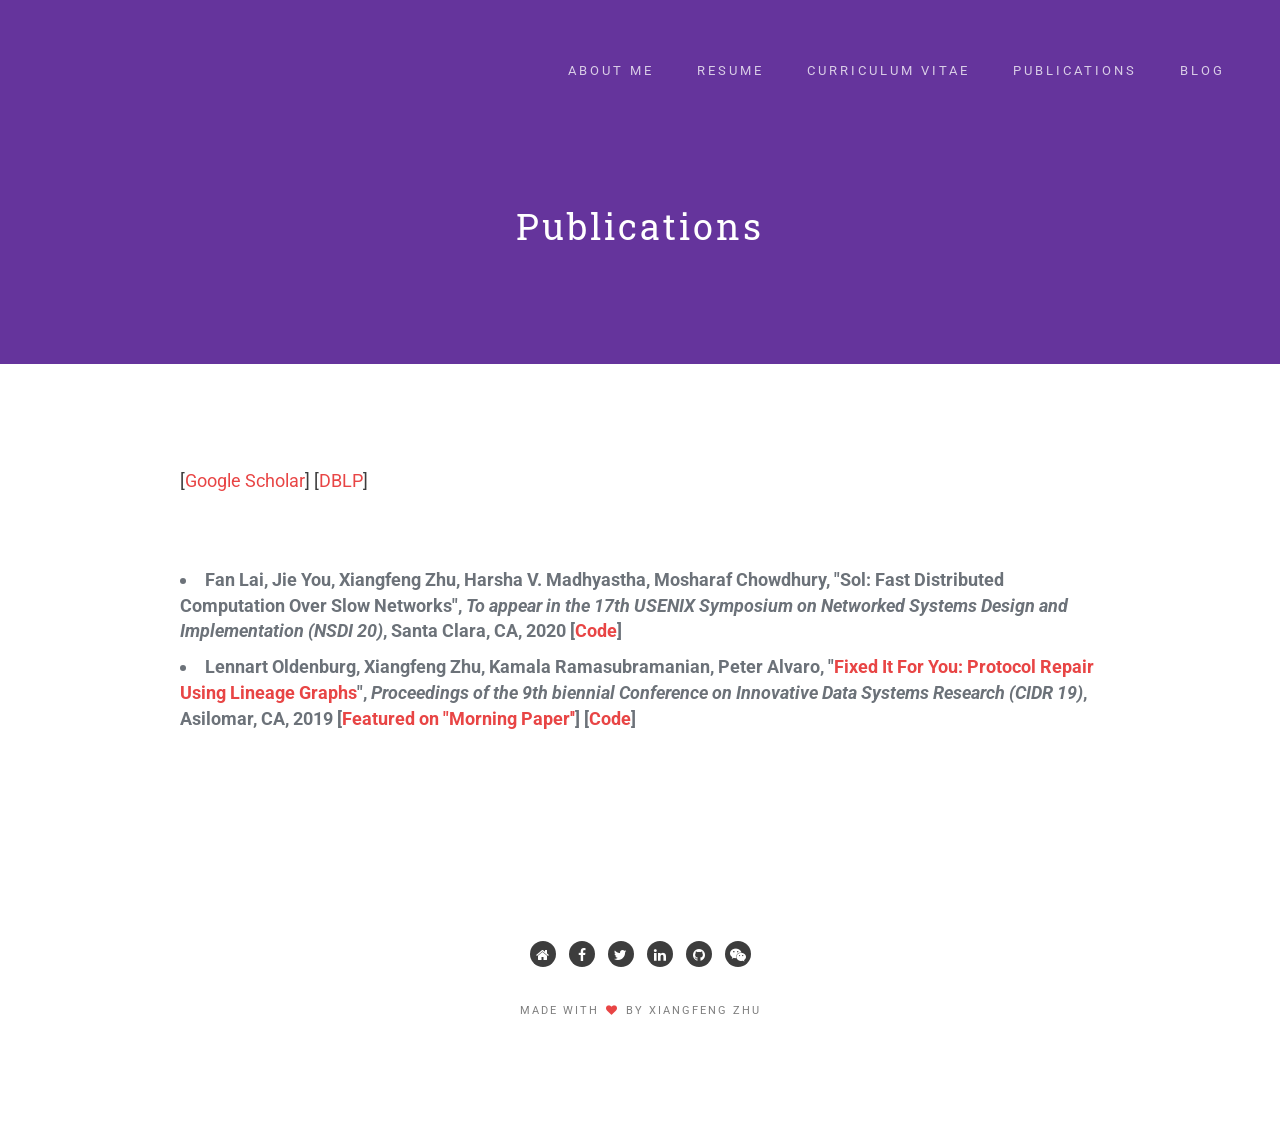
<file: old/publication.html>
<!doctype html>
<!--[if lt IE 7]>      <html class="no-js lt-ie9 lt-ie8 lt-ie7" lang=""> <![endif]-->
<!--[if IE 7]>         <html class="no-js lt-ie9 lt-ie8" lang=""> <![endif]-->
<!--[if IE 8]>         <html class="no-js lt-ie9" lang=""> <![endif]-->
<!--[if gt IE 8]><!-->
<html class="no-js" lang="">
<!--<![endif]-->

<head>
<meta charset="utf-8">
<meta name="description" content="">
<meta name="viewport" content="width=device-width, initial-scale=1">
<title>About Xiangfeng Zhu</title>
<link rel="stylesheet" href="css/bootstrap.min.css">
<link rel="stylesheet" href="css/jquery.fancybox.css">
<link rel="stylesheet" href="css/main.css">
<link rel="stylesheet" href="css/responsive.css">
<link rel="stylesheet" href="css/animate.min.css">
<link rel="stylesheet" href="https://maxcdn.bootstrapcdn.com/font-awesome/4.4.0/css/font-awesome.min.css">
</head>

<body>
<!-- header section -->
<section class="innerbanner" role="banner">
  <header id="header">
    <!-- navigation section  -->
    <div class="header-content clearfix"></a>
      <nav class="navigation" role="navigation">
        <ul class="primary-nav">
          <li><a href="about.html">About Me</a></li>
          <li><a href="https://xzhu27.me/XiangfengZhuResume.pdf">Resume</a></li>
          <li><a href="https://xzhu27.me/cv.pdf">Curriculum Vitae</a></li>
          <li><a href="publication.html">Publications</a></li>
          <li><a href="https://xzhu0027.gitbook.io/blog/">Blog</a></li>
        </ul>
      </nav>
      <a href="#" class="nav-toggle">Menu<span></span></a> </div>
    <!-- navigation section  -->
  </header>

  <!-- banner text -->
  <div class="container">
    <div class="col-md-10 col-md-offset-1">
      <div class="innerbanner-text text-center">
        <p>Publications</p>
        <!-- banner text -->
      </div>
    </div>
  </div>
</section>
<!-- header section -->
<!-- description text section -->
<section id="inner-description" class="section inner-description">
  <div class="container">
    <div class="col-md-10 col-md-offset-1 text-left">
      <p>[<a href="https://scholar.google.com/citations?hl=en&user=wznwkEUAAAAJ&authuser=3&scilu=&scisig=AMD79ooAAAAAXETAtVYN19zGsQ3Yd7S09HICajicDIty&gmla=AJsN-F4ejezDECVTuJ0LuabpZqpBhylfG1WpUdh_WIlnqa_Cpznx7qca_PjvMppCMwyrUwYNqT491LvnlRTWdd7d1VtY05AlYpH68XdUOzCcr56Y9VCaIqc&sciund=4167052378936936108">Google Scholar</a>]&nbsp[<a href="https://dblp.org/pers/hd/z/Zhu:Xiangfeng">DBLP</a>]</p>
    </div>
    <div class="col-md-10 col-md-offset-1 space">
    <li style="font-weight: bold;font-size: 18px;">
        Fan Lai, Jie You, Xiangfeng Zhu, Harsha V. Madhyastha, Mosharaf Chowdhury,  "Sol: Fast Distributed Computation Over Slow Networks",
        <cite>To appear in the 17th USENIX Symposium on Networked Systems Design and Implementation (NSDI 20)</cite>, Santa Clara, CA, 2020 [<a href="">Code</a>]
    </li>
    
    <p></p>
    <li style="font-weight: bold;font-size: 18px;">
      Lennart Oldenburg, Xiangfeng Zhu, Kamala Ramasubramanian, Peter Alvaro,  "<a href="https://people.ucsc.edu/~palvaro/p122-oldenburg-cidr19.pdf">Fixed It For You: Protocol Repair Using Lineage Graphs</a>",
      <cite>
        Proceedings of the 9th biennial Conference on Innovative Data Systems Research (CIDR 19)</cite>,
        Asilomar, CA, 2019 [<a href="https://blog.acolyer.org/2019/02/01/fixed-it-for-you-protocol-repair-using-lineage-graphs/">Featured on "Morning Paper''</a>] [<a href="https://github.com/numbleroot/nemo">Code</a>]
    </li>
    </div>
  </div>
</section>
<!-- description text section -->
<footer class="section footer">
  <div class="footer-bottom">
    <div class="container">
      <div class="col-md-12">
      	<p>
        <ul class="footer-share">
          <li><a href="index.html"><i class="fa fa-home"></i></a></li>
          <li><a href="https://www.facebook.com/allen.zhu.963871"><i class="fa fa-facebook"></i></a></li>
          <li><a href="https://twitter.com/xiangfeng_zhu"><i class="fa fa-twitter"></i></a></li>
          <li><a href="https://www.linkedin.com/in/xiangfeng-allen-zhu-bba37a133/"><i class="fa fa-linkedin"></i></a></li>
          <li><a href="https://github.com/Romero027"><i class="fa fa-github"></i></a></li>
          <li><a href="#"><i class="fa fa-weixin"></i></a></li>
        </ul>
        </p>
        <p><br>
          Made with <i class="fa fa-heart pulse"></i> by Xiangfeng Zhu</p>
      </div>
    </div>
  </div>
</footer>
<script src="https://ajax.googleapis.com/ajax/libs/jquery/1.11.3/jquery.min.js"></script>
<script src="js/bootstrap.min.js"></script>
<script src="js/jquery.fancybox.pack.js"></script>
<script src="js/jquery.waypoints.min.js"></script>
<script src="js/retina.min.js"></script>
<script src="js/modernizr.js"></script>
<script src="js/main.js"></script>
</body>
</html>
</file>
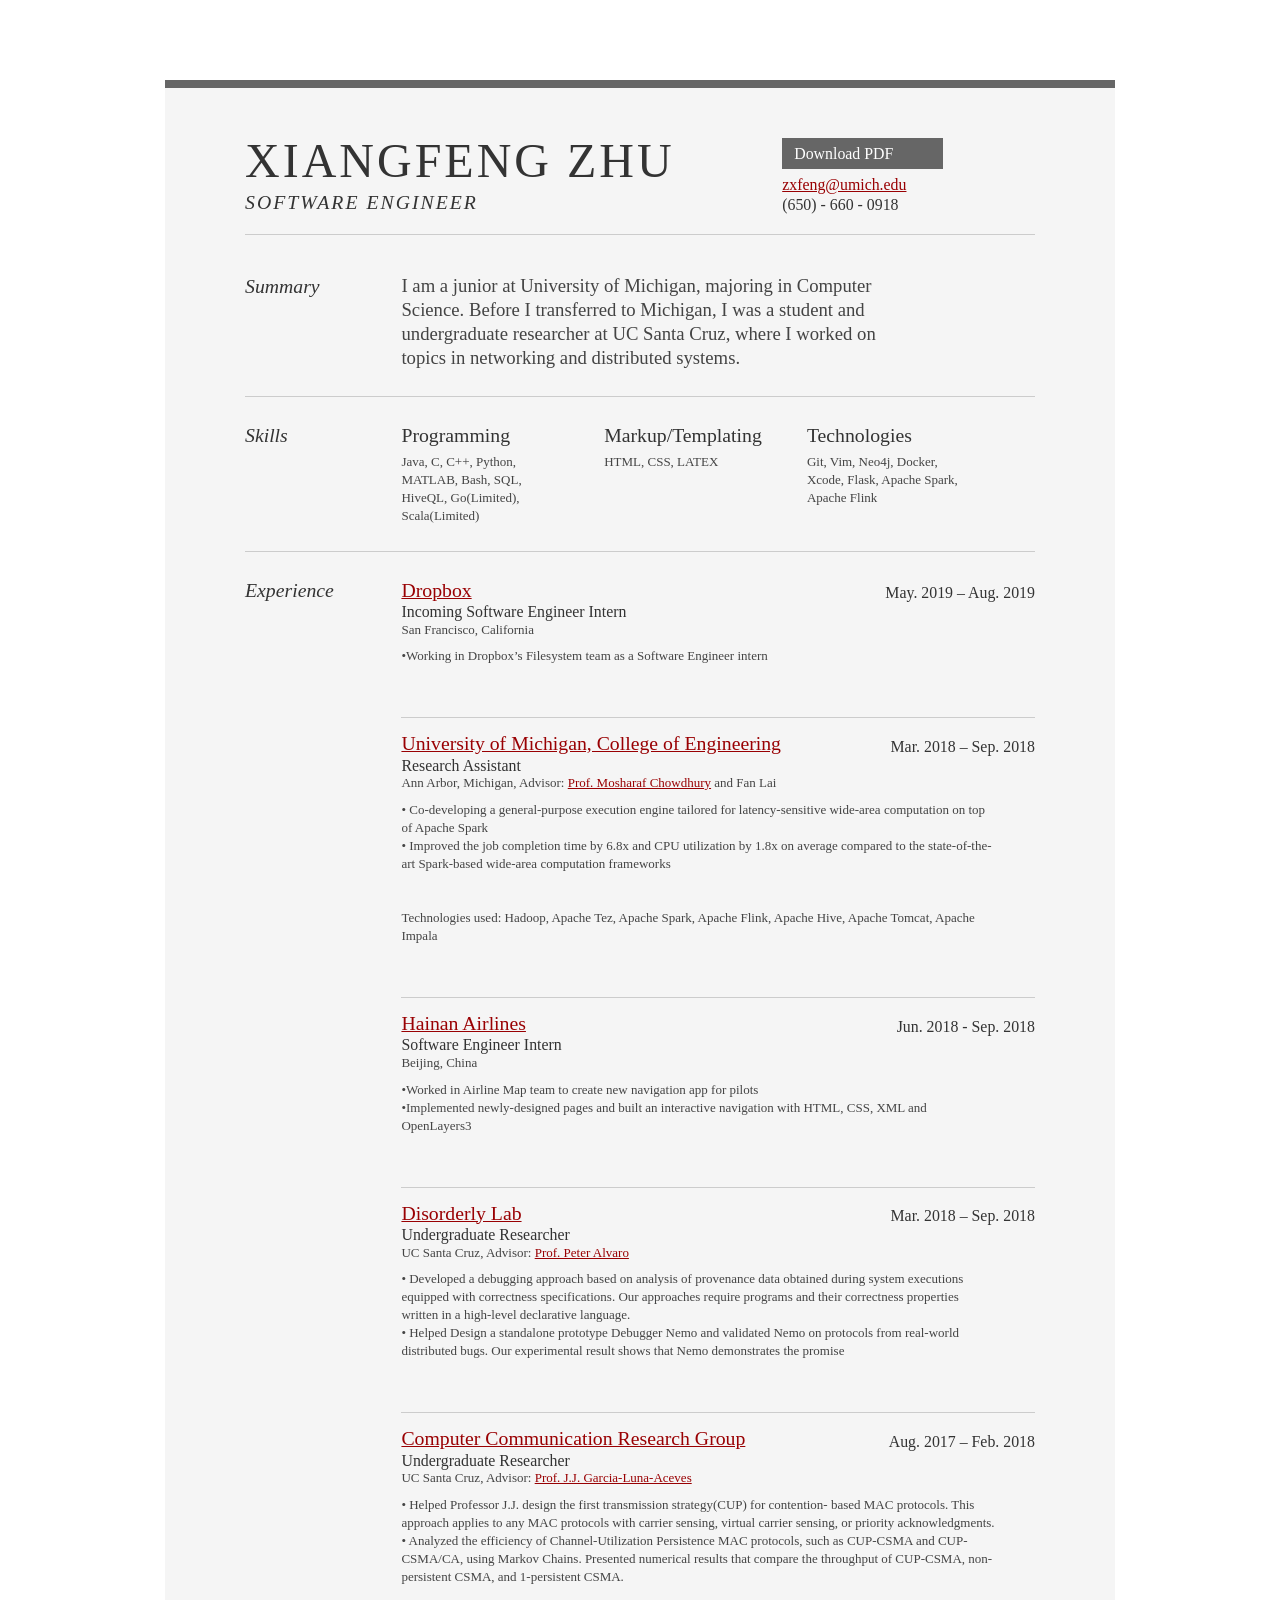
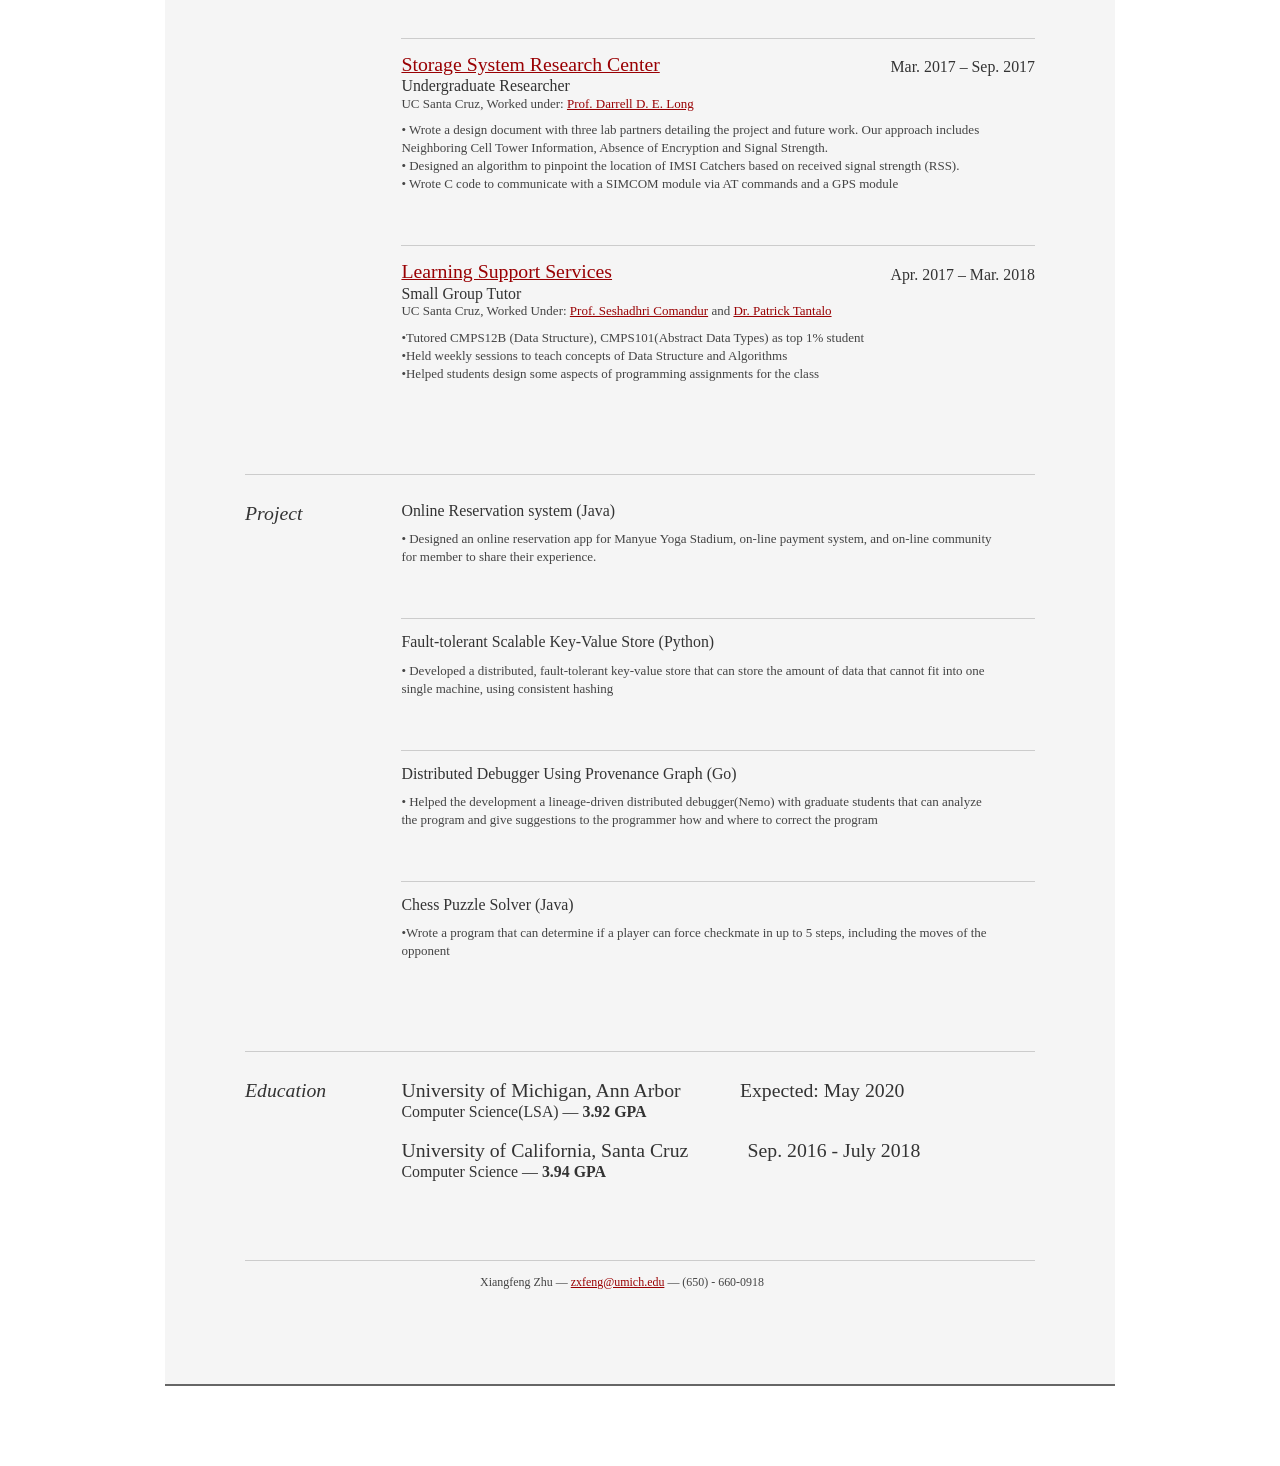
<file: old/resume.html>
<!DOCTYPE html PUBLIC "-//W3C//DTD XHTML 1.0 Strict//EN" "http://www.w3.org/TR/xhtml1/DTD/xhtml1-strict.dtd">
<html>
<head>

	<title>Xiangfeng(Allen) Zhu | Software Engineer, Research Assistant | zxfeng@umich.edu</title>
	<meta http-equiv="content-type" content="text/html; charset=utf-8" />

	<meta name="keywords" content="" />
	<meta name="description" content="" />

	<link rel="stylesheet" type="text/css" href="reset-fonts-grids.css" media="all" /> 
	<link rel="stylesheet" type="text/css" href="resume.css" media="all" />


</head>
<body>

<div id="doc2" class="yui-t7">
	<div id="inner">
	
		<div id="hd">
			<div class="yui-gc">
				<div class="yui-u first">
					<h1>Xiangfeng Zhu</h1>
					<h2>Software Engineer</h2>
				</div>

				<div class="yui-u">
					<div class="contact-info">
						<h3><a id="pdf" href="http://xzhu27.me/XiangfengZhuResume.pdf">Download PDF</a></h3>
						<h3><a href="mailto:zxfeng@umich.edu">zxfeng@umich.edu</a></h3>
						<h3>(650) - 660 - 0918</h3>
					</div><!--// .contact-info -->
				</div>
			</div><!--// .yui-gc -->
		</div><!--// hd -->

		<div id="bd">
			<div id="yui-main">
				<div class="yui-b">

					<div class="yui-gf">
						<div class="yui-u first">
							<h2>Summary</h2>
						</div>
						<div class="yui-u">
							<p class="enlarge">
								I am a junior at University of Michigan, majoring in 
								Computer Science. Before I transferred to Michigan, I was a student and undergraduate researcher at UC Santa Cruz, 
								where I worked on topics in networking and distributed systems.  
							</p>
						</div>
					</div><!--// .yui-gf -->

					<div class="yui-gf">
						<div class="yui-u first">
							<h2>Skills</h2>
						</div>
						<div class="yui-u">

								<div class="talent">
									<h2>Programming</h2>
									<p> Java, C, C++, Python, MATLAB, Bash, SQL, HiveQL, Go(Limited), Scala(Limited)	</p>
								</div>

								<div class="talent">
									<h2>Markup/Templating</h2>
									<p>HTML, CSS, LATEX	 </p>
								</div>

								<div class="talent">
									<h2>Technologies</h2>
									<p>Git, Vim, Neo4j, Docker, Xcode, Flask, Apache Spark, Apache Flink</p>
								</div>
						</div>
					</div><!--// .yui-gf -->
<!-- 
					<div class="yui-gf">
						<div class="yui-u first">
							<h2>Technical</h2>
						</div>
						<div class="yui-u">
							<ul class="talent">
								<li>XHTML</li>
								<li>CSS</li>
								<li class="last">Javascript</li>
							</ul>

							<ul class="talent">
								<li>Jquery</li>
								<li>PHP</li>
								<li class="last">CVS / Subversion</li>
							</ul>

							<ul class="talent">
								<li>OS X</li>
								<li>Windows XP/Vista</li>
								<li class="last">Linux</li>
							</ul>
						</div>
					</div>// .yui-gf -->

					<div class="yui-gf">
	
						<div class="yui-u first">
							<h2>Experience</h2>
						</div><!--// .yui-u -->

						<div class="yui-u">
							<div class="job">
										<h2><a href="https://www.dropbox.com/">Dropbox</a></h2>
										<h3>Incoming Software Engineer Intern</h3>
										<h4>May. 2019 – Aug. 2019</h4>
										<h5>San Francisco, California</h5>
										<!-- <p><br><br><br></p> -->
										<p>•Working in Dropbox’s Filesystem team as a Software Engineer intern 
											</p>
							</div>

							<div class="job">
										<h2><a href="https://www.engin.umich.edu/">University of Michigan, College of Engineering</a></h2>
										<h3>Research Assistant</h3>
										<h4>Mar. 2018 – Sep. 2018</h4>
										<h5>Ann Arbor, Michigan, Advisor: <a href="https://www.mosharaf.com/">Prof. Mosharaf Chowdhury</a> and Fan Lai</h5>
										<p>• Co-developing a general-purpose execution engine tailored for latency-sensitive wide-area computation on top of Apache Spark <br>
											• Improved the job completion time by 6.8x and CPU utilization by 1.8x on average compared to the state-of-the-art Spark-based wide-area computation frameworks 
											<br><br>
											<br>
											Technologies used: Hadoop, Apache Tez, Apache Spark, Apache Flink, Apache Hive, Apache Tomcat, Apache Impala
											</p>
							</div>


							<div class="job">
								<h2><a href="https://www.hainanairlines.com/CN/GB/Welcome">Hainan Airlines</a></h2>
								<h3>Software Engineer Intern </h3>
								<h4>Jun. 2018 - Sep. 2018</h4>
								<h5>Beijing, China</h5>
								<p>•Worked in Airline Map team to create new navigation app for pilots<br>
									•Implemented newly-designed pages and built an interactive navigation with HTML, CSS, XML and OpenLayers3
								</p>
							</div>

							<div class="job">
								<h2><a href="https://disorderlylabs.github.io/">Disorderly Lab</a></h2>
								<h3>Undergraduate Researcher</h3>
								<h4>Mar. 2018 – Sep. 2018</h4>
								<h5>UC Santa Cruz, Advisor: <a href="https://people.ucsc.edu/~palvaro/">Prof. Peter Alvaro</a></h5>
								<p>• Developed a debugging approach based on analysis of provenance data obtained
									during system executions equipped with correctness specifications. Our approaches
									require programs and their correctness properties written in a high-level declarative
									language.<br>
									• Helped Design a standalone prototype Debugger Nemo and validated Nemo on
									protocols from real-world distributed bugs. Our experimental result shows that
									Nemo demonstrates the promise</p>
							</div>

							<div class="job">
								<h2><a href="https://ccrg.soe.ucsc.edu/home/about-us/charter">Computer Communication Research Group</a></h2>
								<h3>Undergraduate Researcher</h3>
								<h4>Aug. 2017 – Feb. 2018</h4>
								<h5>UC Santa Cruz, Advisor: <a href="https://users.soe.ucsc.edu/~jj/">Prof. J.J. Garcia-Luna-Aceves</a></h5>
								<p>• Helped Professor J.J. design the first transmission strategy(CUP) for contention- based MAC protocols. This approach applies to any MAC protocols 
									with carrier sensing, virtual carrier sensing, or priority acknowledgments.<br>
									• Analyzed the efficiency of Channel-Utilization Persistence MAC protocols, such as CUP-CSMA and CUP-CSMA/CA, using Markov Chains. Presented numerical
									 results that compare the throughput of CUP-CSMA, non-persistent CSMA, and 1-persistent CSMA.</p>
							</div>

							<div class="job">
									<h2><a href="https://www.ssrc.ucsc.edu/index.html">Storage System Research Center</a></h2>
									<h3>Undergraduate Researcher</h3>
									<h4>Mar. 2017 – Sep. 2017</h4>
									<h5>UC Santa Cruz, Worked under: <a href="https://darrelllong.github.io/">Prof. Darrell D. E. Long</a></h5>
									<p>	• Wrote a design document with three lab partners detailing the project and future work. Our approach includes Neighboring Cell Tower Information, Absence of Encryption and Signal Strength.<br>
										• Designed an algorithm to pinpoint the location of IMSI Catchers based on received signal strength (RSS).<br>
										• Wrote C code to communicate with a SIMCOM module via AT commands and a GPS module</p>
							</div>

							<div class="job last">
								<h2><a href="https://lss.ucsc.edu/">Learning Support Services</a></h2>
								<h3>Small Group Tutor</h3>
								<h4>Apr. 2017 – Mar. 2018</h4>
								<h5>UC Santa Cruz, Worked Under: <a href="https://users.soe.ucsc.edu/~sesh/">Prof. Seshadhri Comandur</a> and <a href="https://users.soe.ucsc.edu/~ptantalo/">Dr. Patrick Tantalo </a></h5>
								<p>•Tutored CMPS12B (Data Structure), CMPS101(Abstract Data Types) as top 1% student<br>
										•Held weekly sessions to teach concepts of Data Structure and Algorithms<br>
										•Helped students design some aspects of programming assignments for the class
										</p>
							</div>

						</div><!--// .yui-u -->
					</div><!--// .yui-gf -->

					<div class="yui-gf">
	
							<div class="yui-u first">
								<h2>Project</h2>
							</div><!--// .yui-u -->
	
							<div class="yui-u">
								<div class="job">
											<h3>Online Reservation system (Java) </h3>
											<p>• Designed an online reservation app for Manyue Yoga Stadium, on-line payment system, and on-line community for member to share their experience.</p>
								</div>
								
								<div class="job">
										<h3>Fault-tolerant Scalable Key-Value Store (Python)</h3>
										<p>• Developed a distributed, fault-tolerant key-value store that can store the amount of data that cannot fit into one single machine, using consistent hashing</p>
								</div>
								<div class="job">
										<h3>Distributed Debugger Using Provenance Graph (Go)</h3>
										<p>• Helped the development a lineage-driven distributed debugger(Nemo) with graduate students that can analyze the program and give suggestions to the programmer how and where to correct the program </p>
								</div>
								<div class="job last">
									<h3>Chess Puzzle Solver (Java)</h3>
									<p>•Wrote a program that can determine if a player can force checkmate in up to 5 steps, including the moves of the opponent</p>
								</div>
	
							</div><!--// .yui-u -->
						</div><!--// .yui-gf -->
					<div class="yui-gf last">
						<div class="yui-u first">
							<h2>Education</h2>
						</div>
						<div class="yui-u">
							<h2>University of Michigan, Ann Arbor  &nbsp&nbsp&nbsp&nbsp&nbsp&nbsp&nbsp&nbsp&nbsp&nbsp      Expected: May 2020</h2>
							<h3>Computer Science(LSA) &mdash; <strong>3.92 GPA</strong> </h3>
							<br>
							<h2>University of California, Santa Cruz  &nbsp&nbsp&nbsp&nbsp&nbsp&nbsp&nbsp&nbsp&nbsp&nbsp  Sep. 2016 - July 2018</h2>
							<h3>Computer Science &mdash; <strong>3.94 GPA</strong> </h3>
						</div>
					</div><!--// .yui-gf -->


				</div><!--// .yui-b -->
			</div><!--// yui-main -->
		</div><!--// bd -->

		<div id="ft">
			<p>Xiangfeng Zhu &mdash; <a href="mailto:zxfeng@umich.edu">zxfeng@umich.edu</a> &mdash; (650) - 660-0918</p>
		</div><!--// footer -->

	</div><!-- // inner -->


</div><!--// doc -->


</body>
</html>
</file>
<file: blog/blog.css>
/* ==========================================================================
   blog.css — styles for lesleychou.github.io/blog/
   Direction: "Figure Cards" — every post leads with its teaser figure,
   mirroring the research-highlight cards on the homepage.

   Loaded AFTER bootstrap@5.3.3. Does NOT load stylesheets/stylesheet.css
   (that is the legacy Meyer reset from the old site; it overrides h1-h3,
   kills list markers, and forces Raleway + text-shadow).
   ========================================================================== */

/* --------------------------------------------------------------------------
   1. Base — matches index.html
   -------------------------------------------------------------------------- */

body {
  font-family: 'Inter', sans-serif;
  line-height: 1.6;
  color: #212529;
}

/* Same container width as the homepage, so nav + content line up exactly */
.container {
  max-width: 900px !important;
}
@media (min-width: 1200px) {
  .container {
    max-width: 1000px !important;
  }
}

/* Homepage section header ("<icon> Blog") */
.header-medium {
  font-size: 1.5rem;
  font-weight: 600;
  margin-bottom: 1rem;
  color: #333;
}

.blog-intro {
  color: #6c757d;
  font-size: 0.95rem;
  max-width: 62ch;
  margin-bottom: 1.25rem;
}

/* --------------------------------------------------------------------------
   1b. Series banner
   The one loud element on the site. Crimson is reserved for this series and
   nothing else, so it reads as a signal rather than decoration.
   -------------------------------------------------------------------------- */

:root {
  --series-red: #a4161a;
}

/* A short rule above the eyebrow rather than a tall bar down the side: the
   crimson still reads, without boxing in four stacked lines of text. */
.series-banner {
  margin: 3rem 0 3.25rem;
}

.series-eyebrow {
  display: flex;
  align-items: center;
  gap: 0.7rem;
  font-family: ui-monospace, SFMono-Regular, Menlo, monospace;
  font-size: 0.85rem;
  letter-spacing: 0.16em;
  text-transform: uppercase;
  color: var(--series-red);
  margin-bottom: 1rem;
}
.series-eyebrow::before {
  content: "";
  width: 34px;
  height: 3px;
  background: var(--series-red);
  flex: none;
}

.series-title {
  font-size: clamp(2.1rem, 6.4vw, 3.4rem);
  font-weight: 800;
  line-height: 1.06;
  /* Relaxed from -0.038em and given real word gaps — at this weight and size a
     tight track made the words run together. No max-width: the extra spacing
     would push it to a second line. */
  letter-spacing: -0.015em;
  word-spacing: 0.11em;
  color: #111418;
  margin: 0 0 1.1rem;
  text-wrap: balance;
}

.series-standfirst {
  font-size: 1.02rem;
  line-height: 1.6;
  color: #55606c;
  max-width: 100%; /* wide enough that each sentence holds its own line on desktop */
  margin: 0;
}

/* Department line on a card — the series name travels with every entry, so a
   card still carries it when seen on its own. */
.post-card .series-line {
  display: flex;
  flex-wrap: wrap;
  align-items: baseline;
  gap: 0.4rem;
  font-family: ui-monospace, SFMono-Regular, Menlo, monospace;
  font-size: 0.78rem;
  letter-spacing: 0.11em;
  text-transform: uppercase;
  color: var(--series-red);
  font-weight: 500;
  line-height: 1.4;
}
.post-card .series-line .num {
  color: #adb5bd;
  letter-spacing: 0.04em;
}

/* --------------------------------------------------------------------------
   2. Index — tag/kind filter chips
   -------------------------------------------------------------------------- */

.filter-row {
  display: flex;
  flex-wrap: wrap;
  align-items: center;
  gap: 0.45rem;
  margin-bottom: 1.5rem;
}

/* Names the axis the chips filter on — "ADRS / Nanochat / SkySynth" is not
   self-explanatory without it. */
.filter-label {
  font-family: ui-monospace, SFMono-Regular, Menlo, monospace;
  font-size: 0.8rem;
  letter-spacing: 0.11em;
  text-transform: uppercase;
  color: #adb5bd;
  margin-right: 0.35rem;
}

.chip {
  font-size: 0.8rem;
  line-height: 1.4;
  color: #495057;
  background: #fff;
  border: 1px solid #dee2e6;
  border-radius: 20px;
  padding: 0.25rem 0.8rem;
  cursor: pointer;
  transition: background 0.15s, border-color 0.15s, color 0.15s;
}
.chip:hover {
  border-color: #adb5bd;
  color: #212529;
}
.chip[aria-pressed="true"] {
  background: #0d6efd;
  border-color: #0d6efd;
  color: #fff;
}
.chip:focus-visible {
  outline: 2px solid #0d6efd;
  outline-offset: 2px;
}

/* Static (non-clickable) chips used as tag labels on a post page */
.chip-static {
  cursor: default;
  font-family: ui-monospace, SFMono-Regular, Menlo, monospace;
  font-size: 0.85rem;
  letter-spacing: 0.02em;
}
.chip-static:hover {
  border-color: #dee2e6;
  color: #495057;
}

/* --------------------------------------------------------------------------
   3. Index — card grid
   -------------------------------------------------------------------------- */

/* Tracks are capped at 430px rather than 1fr, so a lone card keeps its shape
   instead of stretching the full container and blowing up its 16:9 thumbnail.
   Two columns on desktop, one below ~540px. */
.post-grid {
  display: grid;
  /* min(260px, 100%) guards the 260px floor at very narrow widths (heavy page
     zoom, <300px viewports) so a track can never be wider than its container. */
  grid-template-columns: repeat(auto-fill, minmax(min(260px, 100%), 430px));
  justify-content: start;
  gap: 1.25rem;
  margin-bottom: 2.5rem;
}

.post-card {
  display: flex;
  flex-direction: column;
  background: #fff;
  border: 1px solid #e9ecef;
  border-radius: 10px;
  overflow: hidden;
  text-decoration: none;
  color: inherit;
  transition: box-shadow 0.2s, transform 0.2s, border-color 0.2s;
}
.post-card:hover,
.post-card:focus-visible {
  box-shadow: 0 6px 20px rgba(0, 0, 0, 0.09);
  transform: translateY(-2px);
  border-color: #dee2e6;
  color: inherit;
}
.post-card:focus-visible {
  outline: 2px solid #0d6efd;
  outline-offset: 2px;
}
.post-card[hidden] {
  display: none !important;
}

.post-card .thumb {
  aspect-ratio: 16 / 9;
  max-width: 100%;
  background: #f8f9fa;
  border-bottom: 1px solid #e9ecef;
  overflow: hidden;
}
.post-card .thumb img {
  width: 100%;
  height: 100%;
  max-width: 100%;
  object-fit: cover;
  object-position: top center;
  display: block;
}

/* No teaser figure yet: the panel carries the part number instead. For a
   numbered series this is real information, and it reads as deliberate rather
   than as a missing image. Swap in a real <img> once the post has a figure. */
.post-card .thumb.is-empty {
  display: flex;
  align-items: center;
  justify-content: center;
  aspect-ratio: 21 / 9;
  background: #fbfbfc;
}
.post-card .thumb.is-empty::after {
  content: attr(data-label);
  font-size: clamp(2.4rem, 7vw, 3.4rem);
  font-weight: 800;
  letter-spacing: -0.04em;
  line-height: 1;
  color: var(--series-red);
  opacity: 0.16;
}
.post-card:hover .thumb.is-empty::after {
  opacity: 0.28;
}

.post-card .card-body {
  display: flex;
  flex-direction: column;
  gap: 0.45rem;
  flex: 1;
  padding: 0.9rem 1rem 1rem;
}

.post-card .kicker {
  display: flex;
  flex-wrap: wrap;
  align-items: center;
  gap: 0.5rem;
  font-family: ui-monospace, SFMono-Regular, Menlo, monospace;
  font-size: 0.8rem;
  letter-spacing: 0.03em;
  color: #868e96;
  font-variant-numeric: tabular-nums;
}
.post-card .kicker .kind {
  color: #0d6efd;
  font-weight: 500;
  text-transform: uppercase;
}

.post-card .card-title {
  font-size: 0.98rem;
  font-weight: 600;
  line-height: 1.4;
  color: #212529;
  margin: 0;
  transition: color 0.15s;
}
.post-card:hover .card-title {
  color: #0d6efd;
}

.post-card .card-dek {
  font-size: 0.92rem;
  font-weight: 500;
  color: #495057;
  line-height: 1.55;
  margin: 0;
  flex: 1;
}

.empty-state {
  color: #6c757d;
  font-size: 0.9rem;
  padding: 2rem 0;
  text-align: center;
}

/* --------------------------------------------------------------------------
   4. Post page — hero
   -------------------------------------------------------------------------- */

.post-hero {
  background: #f8f9fa;
  border-bottom: 1px solid #e9ecef;
  margin-bottom: 1.75rem;
}
.post-hero .container {
  padding-block: 1.9rem 1.7rem;
}

.post-kicker {
  font-family: ui-monospace, SFMono-Regular, Menlo, monospace;
  font-size: 0.92rem;
  letter-spacing: 0.06em;
  color: #6c757d;
  margin-bottom: 0.7rem;
}
.post-kicker a {
  color: #0d6efd;
  text-decoration: none;
}
.post-kicker a:hover {
  text-decoration: underline;
}

.post-title {
  font-size: 1.85rem;
  font-weight: 700;
  line-height: 1.24;
  letter-spacing: -0.02em;
  color: #212529;
  margin: 0 0 0.7rem;
  text-wrap: balance;
}

/* Highlighted span inside a title. Amber deliberately sits outside the site's
   blue and the series crimson, so it reads as emphasis rather than as either
   the link colour or the series accent. box-decoration-break keeps the
   highlight intact when the title wraps across lines. */
.flag {
  background: #ffe9a8;
  padding: 0.02em 0.2em;
  border-radius: 3px;
  -webkit-box-decoration-break: clone;
  box-decoration-break: clone;
}

.post-dek {
  font-size: 1.03rem;
  color: #495057;
  line-height: 1.6;
  margin: 0 0 1rem;
  max-width: 60ch;
}

.post-byline {
  display: flex;
  flex-wrap: wrap;
  align-items: center;
  gap: 0.5rem;
  font-size: 0.95rem;
  color: #868e96;
}
.post-byline .sep {
  color: #ced4da;
}

/* Italic one-line hook under the title (the reference post's "subtitle"). */
.post-subtitle {
  font-size: 1.3rem;
  font-style: italic;
  font-weight: 500;
  color: #343a40;
  line-height: 1.5;
  margin: -0.2rem 0 0.9rem;
  max-width: 60ch;
}

/* Author names lead the byline; darker than the date so they read first. */
.post-authors {
  color: #495057;
  font-weight: 500;
}
.post-authors a {
  color: inherit;
  text-decoration: underline;
  text-decoration-color: #ced4da;
  text-underline-offset: 3px;
}
.post-authors a:hover {
  color: #0d6efd;
  text-decoration-color: currentColor;
}

/* "Also posted on ..." line under the byline, for cross-posted entries */
.post-crosspost {
  margin: 0.8rem 0 0;
  font-size: 0.95rem;
  color: #868e96;
}
.post-crosspost i {
  font-size: 0.85rem;
  color: #adb5bd;
}
.post-crosspost a {
  color: #0d6efd;
  text-decoration: none;
}
.post-crosspost a:hover {
  text-decoration: underline;
}

/* Department line in the post hero — same crimson treatment as the cards, so a
   reader landing straight on a post sees the series before the title. */
.post-kicker .series {
  color: var(--series-red);
  font-weight: 600;
  letter-spacing: 0.11em;
  text-transform: uppercase;
}
.post-kicker .series-num {
  color: #adb5bd;
}

/* Visible draft banner. Delete the whole block from a post once it is written. */
.draft-note {
  display: flex;
  align-items: flex-start;
  gap: 0.7rem;
  border: 1px dashed #ced4da;
  border-radius: 8px;
  background: #fcfcfd;
  padding: 0.9rem 1.1rem;
  margin: 0 0 1.75rem;
  font-size: 0.88rem;
  color: #6c757d;
  line-height: 1.6;
}
.draft-note i {
  color: #adb5bd;
  margin-top: 0.2rem;
}
.draft-note b {
  color: #495057;
  font-weight: 600;
}

/* Outline scaffold — the section list a draft starts from */
.outline {
  margin: 0 0 1.75rem;
}
.outline > b {
  display: block;
  font-family: ui-monospace, SFMono-Regular, Menlo, monospace;
  font-size: 0.85rem;
  letter-spacing: 0.1em;
  text-transform: uppercase;
  color: #adb5bd;
  font-weight: 500;
  margin-bottom: 0.6rem;
}
.outline ol {
  margin: 0;
  padding-left: 1.15rem;
  font-size: 0.92rem;
  color: #6c757d;
  line-height: 1.7;
}

/* --------------------------------------------------------------------------
   4b. Post page — contents
   Populated from the page's own h2 ids, so it can never go stale. Stays hidden
   until it has links (no JS, or a post with fewer than two sections).
   -------------------------------------------------------------------------- */

.post-toc:empty {
  display: none;
}
.post-toc {
  border: 1px solid #e9ecef;
  border-radius: 10px;
  padding: 1rem 1.2rem;
  margin: 0 0 1.75rem;
}
.post-toc > b {
  display: block;
  font-family: ui-monospace, SFMono-Regular, Menlo, monospace;
  font-size: 0.85rem;
  letter-spacing: 0.1em;
  text-transform: uppercase;
  color: #adb5bd;
  font-weight: 500;
  margin-bottom: 0.7rem;
}
.post-toc ol {
  list-style: none;
  counter-reset: toc;
  margin: 0;
  padding: 0;
  columns: 2;
  column-gap: 2.5rem;
}
.post-toc li {
  counter-increment: toc;
  break-inside: avoid;
  margin-bottom: 0.35rem;
}
.post-toc li::before {
  content: counter(toc) ".";
  font-family: ui-monospace, SFMono-Regular, Menlo, monospace;
  font-size: 0.78rem;
  color: #ced4da;
  margin-right: 0.5rem;
  font-variant-numeric: tabular-nums;
}
.post-toc a {
  color: #0d6efd;
  text-decoration: none;
  font-size: 0.92rem;
}
.post-toc a:hover {
  text-decoration: underline;
}

@media (max-width: 575.98px) {
  .post-toc ol {
    columns: 1;
  }
}

/* --------------------------------------------------------------------------
   5. Post page — TL;DR box
   -------------------------------------------------------------------------- */

.tldr {
  border: 1px solid #cfe2ff;
  background: #f2f7ff;
  border-radius: 10px;
  padding: 1rem 1.15rem;
  margin: 0 0 1.75rem;
}
.tldr > b {
  display: block;
  font-family: ui-monospace, SFMono-Regular, Menlo, monospace;
  font-size: 0.95rem;
  letter-spacing: 0.1em;
  text-transform: uppercase;
  color: #0d6efd;
  margin-bottom: 0.55rem;
}
.tldr ul {
  margin: 0;
  padding-left: 1.1rem;
  font-size: 1rem;
  color: #343a40;
  line-height: 1.65;
}
.tldr li + li {
  margin-top: 0.3rem;
}

/* Prose form of the TL;DR, for when the summary is paragraphs rather than
   bullets. The label leads the first sentence inline instead of sitting above. */
.tldr p {
  margin: 0 0 0.7rem;
  font-size: 0.95rem;
  color: #343a40;
  line-height: 1.68;
}
.tldr p:last-child {
  margin-bottom: 0;
}
.tldr p b {
  color: #0d6efd;
  font-weight: 700;
}

/* --------------------------------------------------------------------------
   6. Post page — body typography
   -------------------------------------------------------------------------- */

.post-body {
  font-size: 1rem;
  line-height: 1.72;
  color: #343a40;
}
.post-body h2 {
  font-size: 1.18rem;
  font-weight: 600;
  color: #212529;
  letter-spacing: -0.01em;
  margin: 2rem 0 0.65rem;
  scroll-margin-top: 5rem; /* clears the sticky navbar on #anchor jumps */
}
/* Was 1.02rem against 1rem body text — near-invisible as a heading. Given real
   size and breathing room now that h3 carries named subsections. */
.post-body h3 {
  font-size: 1.1rem;
  font-weight: 600;
  color: #212529;
  letter-spacing: -0.005em;
  margin: 1.9rem 0 0.6rem;
  scroll-margin-top: 5rem;
}
.post-body p {
  margin: 0 0 1rem;
}
.post-body a {
  color: #0d6efd;
  text-decoration: none;
}
.post-body a:hover {
  text-decoration: underline;
}
.post-body ul,
.post-body ol {
  margin: 0 0 1rem;
  padding-left: 1.3rem;
}
.post-body li {
  margin-bottom: 0.3rem;
}

/* Figures — the hero figure sits outside .post-body so it can run full width */
.post-fig {
  margin: 0 0 1.75rem;
}

.post-body .post-fig {
  margin: 1.75rem 0;
}

/* Figures that read better small than sprawling. Applied to the cover figure
   and the use-case diagram so they share one width. Must come AFTER the
   `.post-body .post-fig` margin rule above — same specificity, so source order
   decides whether margin-inline:auto survives. */
.post-fig.is-narrow,
.post-body .post-fig.is-narrow {
  max-width: 620px;
  margin-inline: auto;
}
/* A live chart in place of an <img>: same card frame as an image figure */
.post-chart {
  border: 1px solid #e9ecef;
  max-width: 100%;
  border-radius: 8px;
  padding: 1rem 1rem 0.6rem;
  background: #fff;
}
/* vegaEmbed adds .vega-embed (inline-block) to the container itself, which
   collapses a width:"container" chart to nothing. Keep it a full-width block,
   capped so a single small chart doesn't sprawl. */
.post-chart.vega-embed {
  display: block;
  width: min(100%, 520px);
  margin-inline: auto;
}
/* Wide figures (e.g. 2.6:1 diagrams) shown whole on a card instead of cropped */
.post-card .thumb.is-contain img {
  object-fit: contain;
  object-position: center;
  padding: 0.5rem;
}
.post-fig img {
  width: 100%;
  max-width: 100%;
  height: auto;
  display: block;
  border: 1px solid #e9ecef;
  border-radius: 8px;
}
/* Transparent figures (no background of their own) drop the card frame */
.post-fig.is-bare img {
  border: 0;
  border-radius: 0;
}
/* Centred and darker than the old 0.82rem/#6c757d — captions carry real
   information here, so they should not read as fine print. */
.post-fig figcaption {
  font-size: 1rem;
  color: #495057;
  line-height: 1.6;
  margin-top: 0.8rem;
  text-align: center;
  text-wrap: pretty;
}
.post-fig figcaption b {
  color: #111418;
  font-weight: 700;
}

/* Quieter than .callout — an indented aside for context that sits beside the
   argument rather than in it. */
.note {
  border-left: 3px solid #dee2e6;
  margin: 1.5rem 0 1.5rem 1.5rem;
  padding: 0.15rem 0 0.15rem 1.15rem;
  font-size: 0.92rem;
  color: #6c757d;
  line-height: 1.7;
}
.note b {
  color: #495057;
  font-weight: 600;
}

/* Pull-out callout */
.callout {
  background: #f8f9fa;
  border-left: 3px solid #0d6efd;
  border-radius: 0 6px 6px 0;
  padding: 0.85rem 1.1rem;
  margin: 1.5rem 0;
  font-size: 0.95rem;
  color: #495057;
}

/* Call-to-action variant: a full box rather than a left rule, so the
   "get in touch" ending reads as distinct from a mid-post pull-out. */
.callout.cta {
  background: #f2f7ff;
  border: 1px solid #cfe2ff;
  border-left: 4px solid #0d6efd;
  border-radius: 6px;
}
.callout.cta p {
  margin: 0;
}
.callout.cta p + p {
  margin-top: 0.4rem;
}

/* Icon button that copies an address without printing it (script in post) */
.copy-email {
  position: relative;
  display: inline-flex;
  align-items: center;
  justify-content: center;
  vertical-align: -1px;
  width: 22px;
  height: 22px;
  padding: 0;
  margin: 0 2px;
  border: 0;
  background: transparent;
  color: #0d6efd;
  cursor: pointer;
}
.copy-email:hover,
.copy-email:focus-visible {
  color: #0a58ca;
}
.copy-email-tip {
  position: absolute;
  bottom: calc(100% + 6px);
  left: 50%;
  transform: translateX(-50%);
  white-space: nowrap;
  font-size: 0.72rem;
  padding: 2px 8px;
  border-radius: 4px;
  background: #0d6efd;
  color: #fff;
  opacity: 0;
  pointer-events: none;
  transition: opacity 0.15s;
}
.copy-email-tip.show {
  opacity: 1;
}

/* Code */
.post-body code {
  font-family: ui-monospace, SFMono-Regular, Menlo, monospace;
  font-size: 0.86em;
  background: #f1f3f5;
  border-radius: 4px;
  padding: 0.1em 0.35em;
  color: #343a40;
}
/* A <code> inside a link must take the link colour, or the link reads as plain
   code and nobody clicks it. */
.post-body a code {
  color: inherit;
}

.post-body pre {
  background: #f8f9fa;
  border: 1px solid #e9ecef;
  border-radius: 6px;
  padding: 0.85rem 1rem;
  margin: 1.25rem 0;
  overflow-x: auto;
}
.post-body pre code {
  background: none;
  border: 0;
  padding: 0;
  font-size: 0.78rem;
  line-height: 1.7;
}

/* Wide tables scroll on their own instead of pushing the page sideways */
.table-scroll {
  overflow-x: auto;
  margin: 1.25rem 0;
}
.post-body table {
  width: 100%;
  border-collapse: collapse;
  font-size: 0.88rem;
  font-variant-numeric: tabular-nums;
}
.post-body th,
.post-body td {
  text-align: left;
  padding: 0.45rem 0.8rem 0.45rem 0;
  border-bottom: 1px solid #e9ecef;
}
.post-body th {
  font-weight: 600;
  color: #212529;
  border-bottom-color: #ced4da;
  white-space: nowrap;
}

/* Display equation */
.equation {
  text-align: center;
  font-style: italic;
  color: #212529;
  padding: 0.9rem 0;
  margin: 1.25rem 0;
  border-block: 1px solid #f1f3f5;
  overflow-x: auto;
}

/* Reference list rendered as a section inside .post-body */
.ref-list {
  list-style: none;
  counter-reset: ref;
  margin: 0;
  padding: 0;
  font-size: 0.95rem;
}
.ref-list li {
  counter-increment: ref;
  position: relative;
  padding-left: 2rem;
  margin-bottom: 0.6rem;
  line-height: 1.65;
}
.ref-list li::before {
  content: "[" counter(ref) "]";
  position: absolute;
  left: 0;
  top: 0;
  font-family: ui-monospace, SFMono-Regular, Menlo, monospace;
  font-size: 0.8rem;
  color: #adb5bd;
  font-variant-numeric: tabular-nums;
}
.ref-list li {
  scroll-margin-top: 5rem;
}
.ref-list em {
  color: #212529;
}
.ref-list b {
  font-weight: 600;
  color: #212529;
}

/* Citations + references */
sup.cite {
  font-family: ui-monospace, SFMono-Regular, Menlo, monospace;
  font-size: 0.7em;
  line-height: 0;
  margin-left: 0.1em;
}
sup.cite a {
  color: #0d6efd;
  text-decoration: none;
}
sup.cite a:hover {
  text-decoration: underline;
}

.post-refs {
  margin-top: 2.25rem;
  padding-top: 1.1rem;
  border-top: 1px solid #e9ecef;
  font-size: 0.84rem;
  color: #6c757d;
}
.post-refs > b {
  display: block;
  font-family: ui-monospace, SFMono-Regular, Menlo, monospace;
  font-size: 0.85rem;
  letter-spacing: 0.1em;
  text-transform: uppercase;
  color: #adb5bd;
  font-weight: 500;
  margin-bottom: 0.6rem;
}
.post-refs ol {
  margin: 0;
  padding-left: 1.15rem;
}
.post-refs li {
  margin-bottom: 0.45rem;
  line-height: 1.55;
}
.post-refs a {
  color: #0d6efd;
  text-decoration: none;
}
.post-refs a:hover {
  text-decoration: underline;
}

/* --------------------------------------------------------------------------
   6b. Post page — FAQ
   -------------------------------------------------------------------------- */

.faq ol {
  list-style: none;
  counter-reset: faq;
  margin: 0;
  padding: 0;
}
.faq li {
  counter-increment: faq;
  padding-left: 2rem;
  position: relative;
}
.faq li + li {
  margin-top: 1.4rem;
}
.faq li::before {
  content: counter(faq) ".";
  position: absolute;
  left: 0;
  top: 0;
  font-family: ui-monospace, SFMono-Regular, Menlo, monospace;
  font-size: 0.85rem;
  color: #adb5bd;
  font-variant-numeric: tabular-nums;
}
.faq-q {
  font-size: 1rem;
  font-weight: 600;
  color: #212529;
  line-height: 1.5;
  margin: 0 0 0.35rem;
}
.faq-a {
  font-size: 0.95rem;
  color: #495057;
  line-height: 1.7;
  margin: 0;
}
.faq-a a {
  color: #0d6efd;
  text-decoration: none;
}
.faq-a a:hover {
  text-decoration: underline;
}

/* --------------------------------------------------------------------------
   7. Post page — prev/next
   -------------------------------------------------------------------------- */

.post-nav {
  display: flex;
  flex-wrap: wrap;
  gap: 1rem 2rem;
  justify-content: space-between;
  margin-top: 2.25rem;
  padding-top: 1.1rem;
  border-top: 1px solid #e9ecef;
  font-size: 0.85rem;
}
.post-nav > div {
  max-width: 32ch;
}
.post-nav span {
  display: block;
  font-family: ui-monospace, SFMono-Regular, Menlo, monospace;
  font-size: 0.78rem;
  letter-spacing: 0.09em;
  text-transform: uppercase;
  color: #adb5bd;
  margin-bottom: 0.2rem;
}
.post-nav a {
  color: #0d6efd;
  text-decoration: none;
  line-height: 1.45;
}
.post-nav a:hover {
  text-decoration: underline;
}

/* --------------------------------------------------------------------------
   8. Small screens + motion + print
   -------------------------------------------------------------------------- */

@media (max-width: 575.98px) {
  .post-title {
    font-size: 1.5rem;
  }
  .post-hero .container {
    padding-block: 1.4rem 1.25rem;
  }
}

@media (prefers-reduced-motion: reduce) {
  .post-card,
  .chip {
    transition: none;
  }
  .post-card:hover {
    transform: none;
  }
}

@media print {
  .navbar,
  .post-nav,
  .filter-row {
    display: none !important;
  }
  .post-hero {
    background: none;
    border: 0;
  }
  .post-body {
    max-width: none;
  }
  a {
    text-decoration: none;
    color: #000 !important;
  }
}

/* Side-by-side figure panels (diagram + chart, or two diagrams). Stack on a phone. */
.fig-row {
  display: grid;
  grid-template-columns: 1fr 1fr;
  gap: 1rem;
  align-items: center;
}
.fig-row > * {
  min-width: 0;
}
/* Two images at one shared height: each grows in proportion to its aspect
   ratio (--ar, set inline), so both columns end up exactly as tall. */
.fig-row.is-compare {
  display: flex;
  align-items: flex-start;
  max-width: 900px;
  margin-inline: auto;
}
.fig-row.is-compare > img {
  flex: calc(var(--ar)) 1 0;
  width: 0;
}
.fig-row .post-chart.vega-embed {
  width: 100%;
}
@media (max-width: 700px) {
  .fig-row {
    grid-template-columns: 1fr;
  }
  .fig-row.is-compare {
    flex-direction: column;
  }
  .fig-row.is-compare > img {
    flex: none;
    width: 100%;
  }
}

/* Comparison table: wrap long cells, highlight our row */
.post-body .cc-table th {
  white-space: normal;
  vertical-align: bottom;
}
.post-body .cc-table td {
  vertical-align: top;
  line-height: 1.5;
}
.post-body .cc-table tr.is-ours td {
  background: #fff7ed;
}
</file>
<file: old/css/main.css>
/* ------------------------------------------------------------------------------
	Template Name: Minifolio
	Author: Designstub
	Author URI: http://www.designstub.com
	License: GNU General Public License version 3.0
	License URI: http://www.gnu.org/licenses/gpl-3.0.html
	Version: 1.0

/* ------------------------------------------------------------------------------
	Typography
-------------------------------------------------------------------------------*/

@import url(http://fonts.googleapis.com/css?family=Roboto:300,400,500,600,700);
@import url(http://fonts.googleapis.com/css?family=Roboto%20Slab:300,400,500,600,700);

p {
	font-size: 14px;
	line-height: 22.4px;
	color: #6c7279;
}
h1 {
	font-size: 65px;
	color: #2d3033;
}
h2 {
	font-size: 40px;
	color: #2d3033;
}
h3 {
	font-size: 28px;
	color: #2d3033;
	font-weight: 300;
}
h4 {
	font-size: 22px;
	color: #2d3033;
	font-weight: 400;
}
h5 {
	font-size: 14px;
	color: #2d3033;
	text-transform: uppercase;
	font-weight: 700;
}
.btn {
	background-color: #3bc492;
	color: #fff;
	font-size: 13px;
	font-weight: 600;
	letter-spacing: 5px;
	border: 0;
	-moz-border-radius: 2px;
	-webkit-border-radius: 2px;
	border-radius: 2px;
	display: inline-block;
	text-transform: uppercase;
}
.btn:hover, .btn:focus {
	background-color: #3d3d3d;
	color: #fff;
}
.btn-large {
	padding: 15px 40px;
}
/* ------------------------------------------------------------------------------
	Global Styles
-------------------------------------------------------------------------------*/
a {
	color: #e84545;
}
a:hover, a:focus {
	text-decoration: none;
	-moz-transition: background-color, color, 0.3s;
	-o-transition: background-color, color, 0.3s;
	-webkit-transition: background-color, color, 0.3s;
	transition: background-color, color, 0.3s;
}
body {
	font-family: "Roboto", sans-serif;
	font-weight: 400;
	color: #6c7279;
}
ul, ol {
	margin: 0;
	padding: 0;
}
ul li {
	list-style: none;
}
.section {
	padding: 100px 0;
}
.no-padding {
	padding: 0;
}
.no-gutter [class*=col-] {
	padding-right: 0;
	padding-left: 0;
}
.space
{
	margin-top:60px;	
}
/* ------------------------------------------------------------------------------
	Header
-------------------------------------------------------------------------------*/
#header {
	position: fixed;
	width: 100%;
	z-index: 999;
}
#header .header-content {
	margin: 0 auto;
	max-width: 1170px;
	padding: 60px 0;
	width: 100%;
	-moz-transition: padding 0.3s;
	-o-transition: padding 0.3s;
	-webkit-transition: padding 0.3s;
	transition: padding 0.3s;
}
#header .logo {
	float: left;
}
#header.fixed {
	background-color: rgba(0, 0, 0, 0.25);
}
#header.fixed .header-content {
	border-bottom: 0;
	padding: 25px 0;
}
#header.fixed .nav-toggle {
	top: 18px;
}
.navigation.open {
	opacity: 0.9;
	visibility: visible;
	-moz-transition: opacity 0.5s;
	-o-transition: opacity 0.5s;
	-webkit-transition: opacity 0.5s;
	transition: opacity 0.5s;
}
.navigation {
	float: right;
}
.navigation li {
	display: inline-block;
}
.navigation a {
	color: rgba(255, 255, 255, 0.75);
	font-size: 13px;
	font-weight: 400;
	margin-left: 40px;
	letter-spacing: 3px;
	text-transform: uppercase;
}
.navigation a:hover, .navigation a.active {
	color: #fff;
}
.nav-toggle {
	display: none;
	height: 44px;
	overflow: hidden;
	position: fixed;
	right: 5%;
	text-indent: 100%;
	top: 32px;
	white-space: nowrap;
	width: 44px;
	z-index: 99999;
	-moz-transition: all 0.3s;
	-o-transition: all 0.3s;
	-webkit-transition: all 0.3s;
	transition: all 0.3s;
}
.nav-toggle:before, .nav-toggle:after {
	border-radius: 50%;
	content: "";
	height: 100%;
	left: 0;
	position: absolute;
	top: 0;
	width: 100%;
	-moz-transform: translateZ(0);
	-ms-transform: translateZ(0);
	-webkit-transform: translateZ(0);
	transform: translateZ(0);
	-moz-backface-visibility: hidden;
	-webkit-backface-visibility: hidden;
	backface-visibility: hidden;
	-moz-transition-property: -moz-transform;
	-o-transition-property: -o-transform;
	-webkit-transition-property: -webkit-transform;
	transition-property: transform;
}
.nav-toggle:before {
	background-color: #4b1685;
	-moz-transform: scale(1);
	-ms-transform: scale(1);
	-webkit-transform: scale(1);
	transform: scale(1);
	-moz-transition-duration: 0.3s;
	-o-transition-duration: 0.3s;
	-webkit-transition-duration: 0.3s;
	transition-duration: 0.3s;
}
.nav-toggle:after {
	background-color: #4b1685;
	-moz-transform: scale(0);
	-ms-transform: scale(0);
	-webkit-transform: scale(0);
	transform: scale(0);
	-moz-transition-duration: 0s;
	-o-transition-duration: 0s;
	-webkit-transition-duration: 0s;
	transition-duration: 0s;
}
.nav-toggle span {
	background-color: #fff;
	bottom: auto;
	display: inline-block;
	height: 3px;
	left: 50%;
	position: absolute;
	right: auto;
	top: 50%;
	width: 18px;
	z-index: 10;
	-moz-transform: translateX(-50%) translateY(-50%);
	-ms-transform: translateX(-50%) translateY(-50%);
	-webkit-transform: translateX(-50%) translateY(-50%);
	transform: translateX(-50%) translateY(-50%);
}
.nav-toggle span:before, .nav-toggle span:after {
	background-color: #fff;
	content: "";
	height: 100%;
	position: absolute;
	right: 0;
	top: 0;
	width: 100%;
	-moz-transform: translateZ(0);
	-ms-transform: translateZ(0);
	-webkit-transform: translateZ(0);
	transform: translateZ(0);
	-moz-backface-visibility: hidden;
	-webkit-backface-visibility: hidden;
	backface-visibility: hidden;
	-moz-transition: -moz-transform 0.3s;
	-o-transition: -o-transform 0.3s;
	-webkit-transition: -webkit-transform 0.3s;
	transition: transform 0.3s;
}
.nav-toggle span:before {
	-moz-transform: translateY(-6px) rotate(0deg);
	-ms-transform: translateY(-6px) rotate(0deg);
	-webkit-transform: translateY(-6px) rotate(0deg);
	transform: translateY(-6px) rotate(0deg);
}
.nav-toggle span:after {
	-moz-transform: translateY(6px) rotate(0deg);
	-ms-transform: translateY(6px) rotate(0deg);
	-webkit-transform: translateY(6px) rotate(0deg);
	transform: translateY(6px) rotate(0deg);
}
.nav-toggle.close-nav:before {
	-moz-transform: scale(0);
	-ms-transform: scale(0);
	-webkit-transform: scale(0);
	transform: scale(0);
}
.nav-toggle.close-nav:after {
	-moz-transform: scale(1);
	-ms-transform: scale(1);
	-webkit-transform: scale(1);
	transform: scale(1);
}
.nav-toggle.close-nav span {
	background-color: rgba(255, 255, 255, 0);
}
.nav-toggle.close-nav span:before, .nav-toggle.close-nav span:after {
	background-color: #fff;
}
.nav-toggle.close-nav span:before {
	-moz-transform: translateY(0) rotate(45deg);
	-ms-transform: translateY(0) rotate(45deg);
	-webkit-transform: translateY(0) rotate(45deg);
	transform: translateY(0) rotate(45deg);
}
.nav-toggle.close-nav span:after {
	-moz-transform: translateY(0) rotate(-45deg);
	-ms-transform: translateY(0) rotate(-45deg);
	-webkit-transform: translateY(0) rotate(-45deg);
	transform: translateY(0) rotate(-45deg);
}
/* ------------------------------------------------------------------------------
	Banner
-------------------------------------------------------------------------------*/

.banner {
	background-color: #65349c;
	min-height: 750px;
}
.banner-text {
	padding-top: 28%;
}
.banner-text h1 {
	color: #fff;
	font-family: "Roboto Slab", sans-serif;
	font-size: 80px;
	font-weight: 700;
}
.banner-text p {
	color: #fff;
	font-size: 19px;
	font-weight: 400;
	letter-spacing: 3px;
	line-height: 24px;
	margin-top: 30px;
	margin-bottom: 80px;
}
/* ------------------------------------------------------------------------------
	Description Text
-------------------------------------------------------------------------------*/

.descripton p {
	color: #3d3d3d;
	font-size: 18px;
	line-height: 33px;
	font-weight: 400;
}
/* ------------------------------------------------------------------------------
	Works
-------------------------------------------------------------------------------*/
.work {
  -moz-box-shadow: 0 0 0 1px #fff;
  -webkit-box-shadow: 0 0 0 1px #fff;
  box-shadow: 0 0 0 1px #fff;

  overflow: hidden;
  position: relative;
  visibility: hidden; }
  .work img
  {
	width:100%;
	height:100%;  
  }
  .work .overlay {
    background: rgba(64, 35, 97, 0.9);
    height: 100%;
    left: 0;
    opacity: 0;
    position: absolute;
    top: 0;
    width: 100%;
    -moz-transition: opacity, 0.3s;
    -o-transition: opacity, 0.3s;
    -webkit-transition: opacity, 0.3s;
    transition: opacity, 0.3s; }
  .work .overlay-caption {
    position: absolute;
    text-align: center;
    top: 50%;
    width: 100%;
    -moz-transform: translateY(-50%);
    -ms-transform: translateY(-50%);
    -webkit-transform: translateY(-50%);
    transform: translateY(-50%); }
  .work h5, .work p, .work img {
    -moz-transition: all, 0.5s;
    -o-transition: all, 0.5s;
    -webkit-transition: all, 0.5s;
    transition: all, 0.5s; }
  .work h5, .work p {
    color: #fff;
    margin: 0;
    opacity: 0; }
  .work h5 {
    margin-bottom: 5px;
    -moz-transform: translate3d(0, -200%, 0);
    -ms-transform: translate3d(0, -200%, 0);
    -webkit-transform: translate3d(0, -200%, 0);
    transform: translate3d(0, -200%, 0); }
  .work p {
    -moz-transform: translate3d(0, 200%, 0);
    -ms-transform: translate3d(0, 200%, 0);
    -webkit-transform: translate3d(0, 200%, 0);
    transform: translate3d(0, 200%, 0); }

.work-box:hover img {
  -moz-transform: scale(1.2);
  -ms-transform: scale(1.2);
  -webkit-transform: scale(1.2);
  transform: scale(1.2); }
.work-box:hover .overlay {
  opacity: 1; }
  .work-box:hover .overlay h5, .work-box:hover .overlay p {
    opacity: 1;
    -moz-transform: translate3d(0, 0, 0);
    -ms-transform: translate3d(0, 0, 0);
    -webkit-transform: translate3d(0, 0, 0);
    transform: translate3d(0, 0, 0); }
	
	/* ------------------------------------------------------------------------------
	Work animation
-------------------------------------------------------------------------------*/
.work:nth-child(1) {
  -moz-animation-delay: 0.1s;
  -webkit-animation-delay: 0.1s;
  animation-delay: 0.1s; }
.work:nth-child(2) {
  -moz-animation-delay: 0.2s;
  -webkit-animation-delay: 0.2s;
  animation-delay: 0.2s; }
.work:nth-child(3) {
  -moz-animation-delay: 0.3s;
  -webkit-animation-delay: 0.3s;
  animation-delay: 0.3s; }
.work:nth-child(4) {
  -moz-animation-delay: 0.4s;
  -webkit-animation-delay: 0.4s;
  animation-delay: 0.4s; }
.work:nth-child(5) {
  -moz-animation-delay: 0.8s;
  -webkit-animation-delay: 0.8s;
  animation-delay: 0.8s; }
.work:nth-child(6) {
  -moz-animation-delay: 0.7s;
  -webkit-animation-delay: 0.7s;
  animation-delay: 0.7s; }
.work:nth-child(7) {
  -moz-animation-delay: 0.6s;
  -webkit-animation-delay: 0.6s;
  animation-delay: 0.6s; }
.work:nth-child(8) {
  -moz-animation-delay: 0.5s;
  -webkit-animation-delay: 0.5s;
  animation-delay: 0.5s; }

.animated {
  visibility: visible; }
  
/* ------------------------------------------------------------------------------
	Hire me
-------------------------------------------------------------------------------*/
.hireme {
	background-color: #fafafa;
}
.hireme h3 {
	font-family: "Roboto", sans-serif;
	font-size: 30px;
	font-weight: 400;
	margin-top: 0;
}
.hireme p {
	color: #2d3033;
	font-family: "Roboto", sans-serif;
	font-size: 16px;
	font-weight: 400;
}
.hireme .btn {
	margin-top: 30px;
}
/* ------------------------------------------------------------------------------
	Footer
-------------------------------------------------------------------------------*/
.footer {
	text-align: center;
}
.footer p {
	font-family: "Roboto", sans-serif;
	font-size: 11px;
	color: #7f7f7f;
	letter-spacing: 2px;
	text-transform: uppercase;
}
.footer a {
	color: #7f7f7f;
}
.footer a:hover {
	color: #e84545;
}
.footer .footer-share {
	margin-top: 0;
}
.footer .footer-share li {
	background: #3d3d3d none repeat scroll 0 0;
	border-radius: 50%;
	color: #ffffff;
	width: 26px;
	height: 26px;
	border-radius: 50%;
	padding: 4px 0;
	margin: 0 5px;
	display: inline-block;
	float: none;
}
.footer .footer-share a {
	color: #fff;
}
.footer .fa-heart {
	color: #e84545;
	font-size: 11px;
	margin: 0 2px;
}
  
/* ------------------------------------------------------------------------------
	Inner Page Banner
-------------------------------------------------------------------------------*/

.innerbanner {
	background-color: #65349c;
	min-height: 100%;
}
.innerbanner-text {
	padding-top: 20%;
	padding-bottom: 5%;
}

.innerbanner-text p {
	color: #fff;
	font-family: "Roboto Slab", sans-serif;
	font-size: 36px;
	font-weight: 400;
	letter-spacing: 3px;
	line-height: 24px;
	margin-top: 30px;
	margin-bottom: 80px;
}
/* ------------------------------------------------------------------------------
	Inner description
-------------------------------------------------------------------------------*/
.inner-description h1 {
	color: #3d3d3d;
	font-size: 23px;
	font-weight: 700;
	margin-top:55px;
}
.inner-description p {
	color: #3d3d3d;
	font-size: 18px;
	line-height: 33px;
	font-weight: 400;
}
.inner-description img
{
width:150px;
height:150px;
border-radius:50%;	
}


/* ------------------------------------------------------------------------------
	Contact form
-------------------------------------------------------------------------------*/
.conForm
{
margin-top:50px;	
}
.conForm input {
	background:#fafafa;
	color:#797979;
	padding:15px 30px;
	border:none;
	margin-right:3%;
	margin-bottom:30px;
	outline:none;
	font-style:normal;
	border:#f4f3f3 1px solid;
	font-size:15px;
}
.conForm input.noMarr {
	margin-right:0px;
}
.conForm textarea {
	background:#fafafa;
	color:#797979;
	padding:15px 30px;
	margin-bottom:18px;
	outline:none;
	height:300px;
	font-style:normal;
	resize:none;
	font-size:15px;
	border:#f4f3f3 1px solid;
}


.conForm .submitBnt {
	background:#3bc492;
	color: #fff;
		padding: 15px 40px;
	font-size: 13px;
	font-weight: 600;
	letter-spacing: 5px;
	border: 0;
	-moz-border-radius: 2px;
	-webkit-border-radius: 2px;
	border-radius: 2px;
	display: inline-block;
	text-transform: uppercase;
}
.conForm .submitBnt:hover {
	background:#3d3d3d;
	color:#fff;
}
.error_message {
    color: #ff675f;
    font-weight: 500;
    padding-bottom: 15px;
}
#success_page h3 {
    color: #5ed07b;
    font-size: 17px;
    font-weight: 700;
}
</file>
<file: old/css/responsive.css>
@media screen and (max-width: 1024px) {
  #header .header-content {
    width: 90%; }

  .nav-toggle {
    display: block; }

  .navigation {
    position: fixed;
    background-color: #000;
    width: 100%;
    height: 100%;
    top: 0;
    left: 0;
    z-index: 99999;
    visibility: hidden;
    opacity: 0;
    -webkit-transition: opacity 0.5s, visibility 0s 0.5s;
    transition: opacity 0.5s, visibility 0s 0.5s; }
    .navigation .primary-nav {
      position: relative;
      top: 45%;
      -moz-transform: translateY(-45%);
      -ms-transform: translateY(-45%);
      -webkit-transform: translateY(-45%);
      transform: translateY(-45%); }
    .navigation li {
      display: block;
      margin-bottom: 20px; }
    .navigation a {
      display: block;
      font-size: 25px;
      margin: 0;
      text-align: center; }

  .person {
    margin: 0 auto 50px; }
    .person-content {
      text-align: center; }
    .person .social-icons li {
      display: inline-block;
      float: none;
      margin-bottom: 5px; }

  .testimonials blockquote {
    padding: 20px 5% 0; }
  .testimonials p {
    font-size: 26px; }

  .flex-control-nav {
    bottom: 20px; } }
@media screen and (max-width: 768px) {
	#header .header-content {
		 padding: 45px 0;
	}
	.banner
	{
	min-height:100%!important;	
	}
  .banner-text {
    padding-top: 30%; }
    .banner-text h1 {
      font-size: 42px; }
    .banner-text p {
      font-size: 18px; }
.innerbanner-text{
	    padding-top: 30%; }
  .flexslider {
    padding-bottom: 80px; }

  .flex-control-nav {
    width: 100%; }

  .footer .footer-col {
    margin-bottom: 50px; } }
@media screen and (max-width: 640px) {
	#header .header-content {
		 padding: 45px 0;
	}
  .banner-text {
    padding-top: 35%; }
	.innerbanner-text{
	    padding-top: 35%; } }
@media screen and (max-width: 480px) {
	#header .header-content {
		 padding: 45px 0;
	}
  .banner-text {
    padding-top: 45%; }
	    .banner-text h1 {
      font-size: 32px; }
	  .innerbanner-text{
	    padding-top: 45%; } }
@media screen and (max-width: 320px) {
	#header .header-content {
		 padding: 45px 0;
	}
			
			
  .banner-text {
    padding-top: 55%; }
.innerbanner-text{
	    padding-top: 55%; }
  .testimonials blockquote {
    padding: 20px 5% 0; }
  .testimonials p {
    font-size: 26px; } }
</file>
<file: old/resume.css>
/*
---------------------------------------------------------------------------------
	STRIPPED DOWN RESUME TEMPLATE
    html resume

    v0.9: 5/28/09

    design and code by: thingsthatarebrown.com 
                        (matt brown)
---------------------------------------------------------------------------------
*/


.msg { padding: 10px; background: #222; position: relative; }
.msg h1 { color: #fff;  }
.msg a { margin-left: 20px; background: #408814; color: white; padding: 4px 8px; text-decoration: none; }
.msg a:hover { background: #266400; }

/* //-- yui-grids style overrides -- */
body { font-family: Georgia; color: #444; }
#inner { padding: 10px 80px; margin: 80px auto; background: #f5f5f5; border: solid #666; border-width: 8px 0 2px 0; }
.yui-gf { margin-bottom: 2em; padding-bottom: 2em; border-bottom: 1px solid #ccc; }

/* //-- header, body, footer -- */
#hd { margin: 2.5em 0 3em 0; padding-bottom: 1.5em; border-bottom: 1px solid #ccc }
#hd h2 { text-transform: uppercase; letter-spacing: 2px; }
#bd, #ft { margin-bottom: 2em; }

/* //-- footer -- */
#ft { padding: 1em 0 5em 0; font-size: 92%; border-top: 1px solid #ccc; text-align: center; }
#ft p { margin-bottom: 0; text-align: center;   }

/* //-- core typography and style -- */
#hd h1 { font-size: 48px; text-transform: uppercase; letter-spacing: 3px; }
h2 { font-size: 152% }
h3, h4 { font-size: 122%; }
h1, h2, h3, h4 { color: #333; }
p { font-size: 100%; line-height: 18px; padding-right: 3em; }
a { color: #990003 }
a:hover { text-decoration: none; }
strong { font-weight: bold; }
li { line-height: 24px; border-bottom: 1px solid #ccc; }
p.enlarge { font-size: 144%; padding-right: 6.5em; line-height: 24px; }
p.enlarge span { color: #000 }
.contact-info { margin-top: 7px; }
.first h2 { font-style: italic; }
.last { border-bottom: 0 }


/* //-- section styles -- */

a#pdf { display: block; float: left; background: #666; color: white; padding: 6px 50px 6px 12px; margin-bottom: 6px; text-decoration: none;  }
a#pdf:hover { background: #222; }

.job { position: relative; margin-bottom: 1em; padding-bottom: 1em; border-bottom: 1px solid #ccc; }
.job h4 { position: absolute; top: 0.35em; right: 0 }
.job p { margin: 0.75em 0 3em 0; }

.last { border: none; }
.skills-list {  }
.skills-list ul { margin: 0; }
.skills-list li { margin: 3px 0; padding: 3px 0; }
.skills-list li span { font-size: 152%; display: block; margin-bottom: -2px; padding: 0 }
.talent { width: 32%; float: left }
.talent h2 { margin-bottom: 6px; }

#srt-ttab { margin-bottom: 100px; text-align: center;  }
#srt-ttab img.last { margin-top: 20px }

/* --// override to force 1/8th width grids -- */
.yui-gf .yui-u{width:80.2%;}
.yui-gf div.first{width:12.3%;}
</file>
